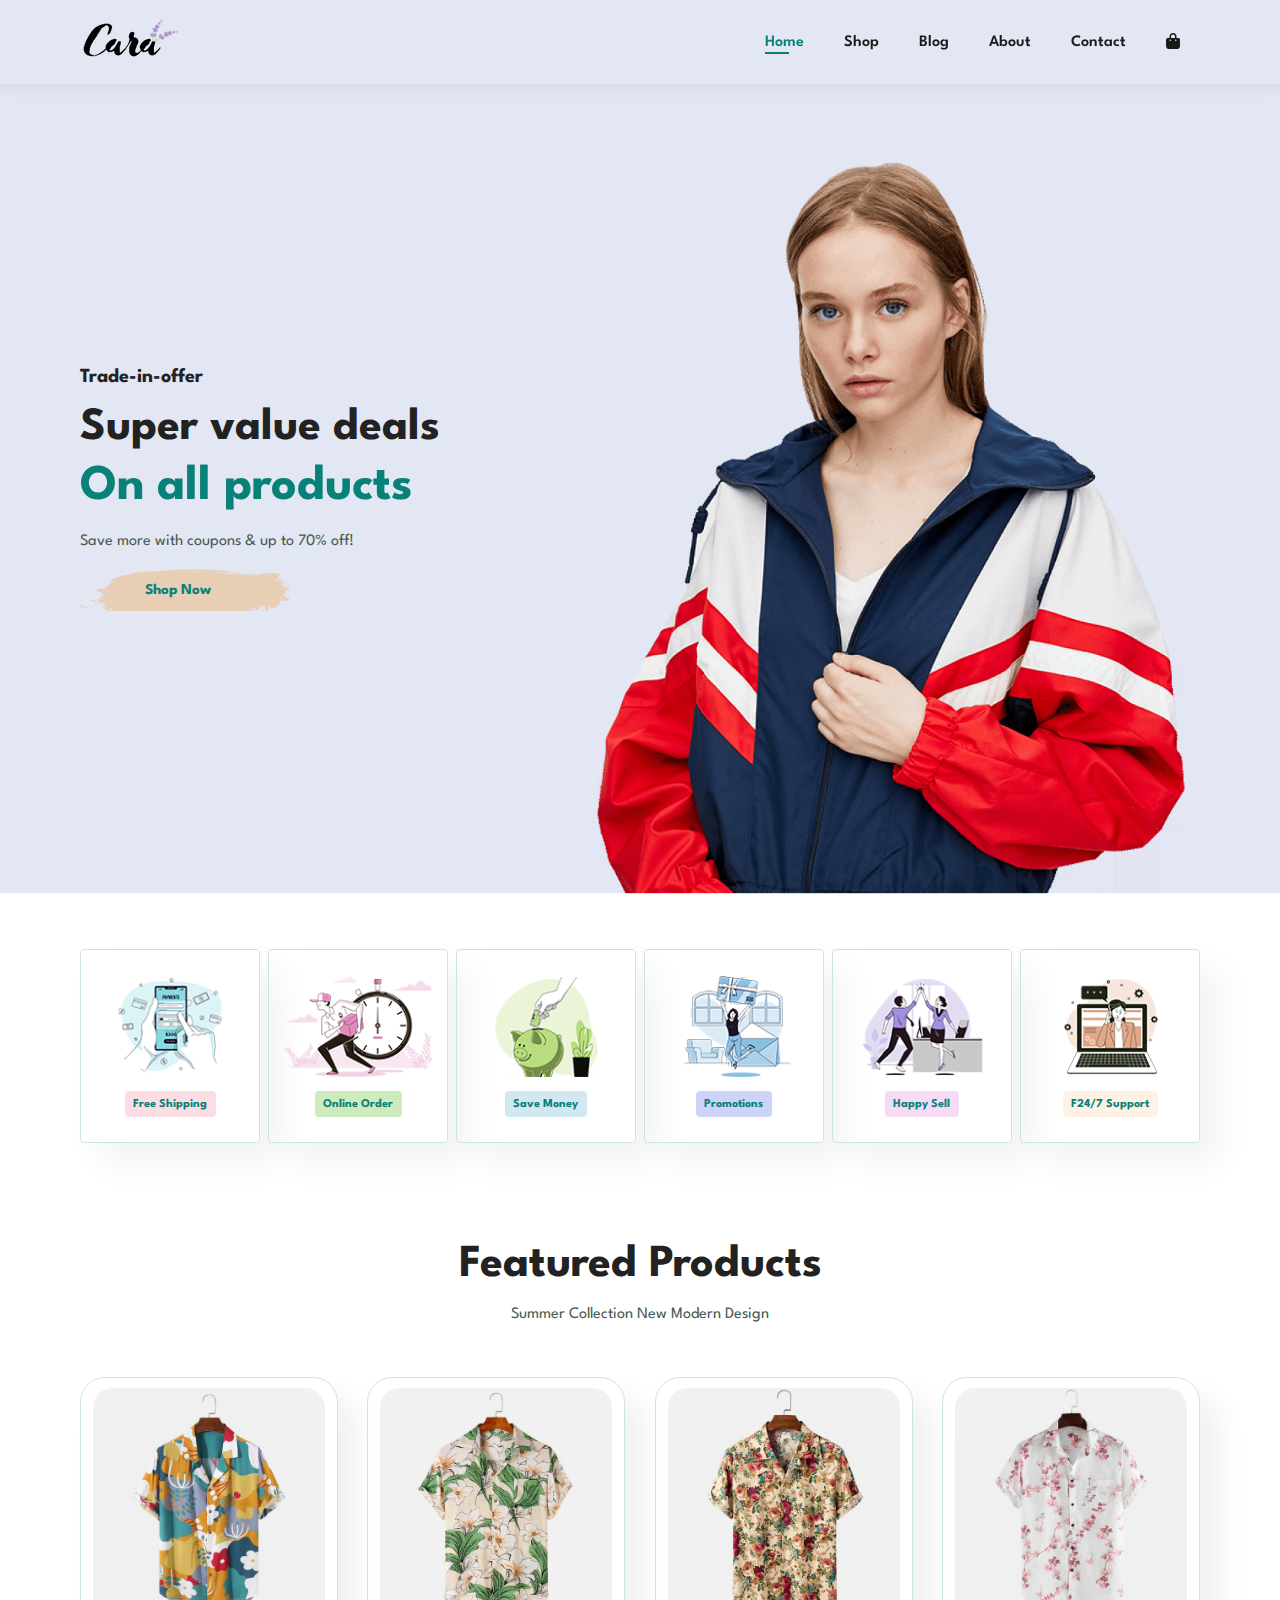
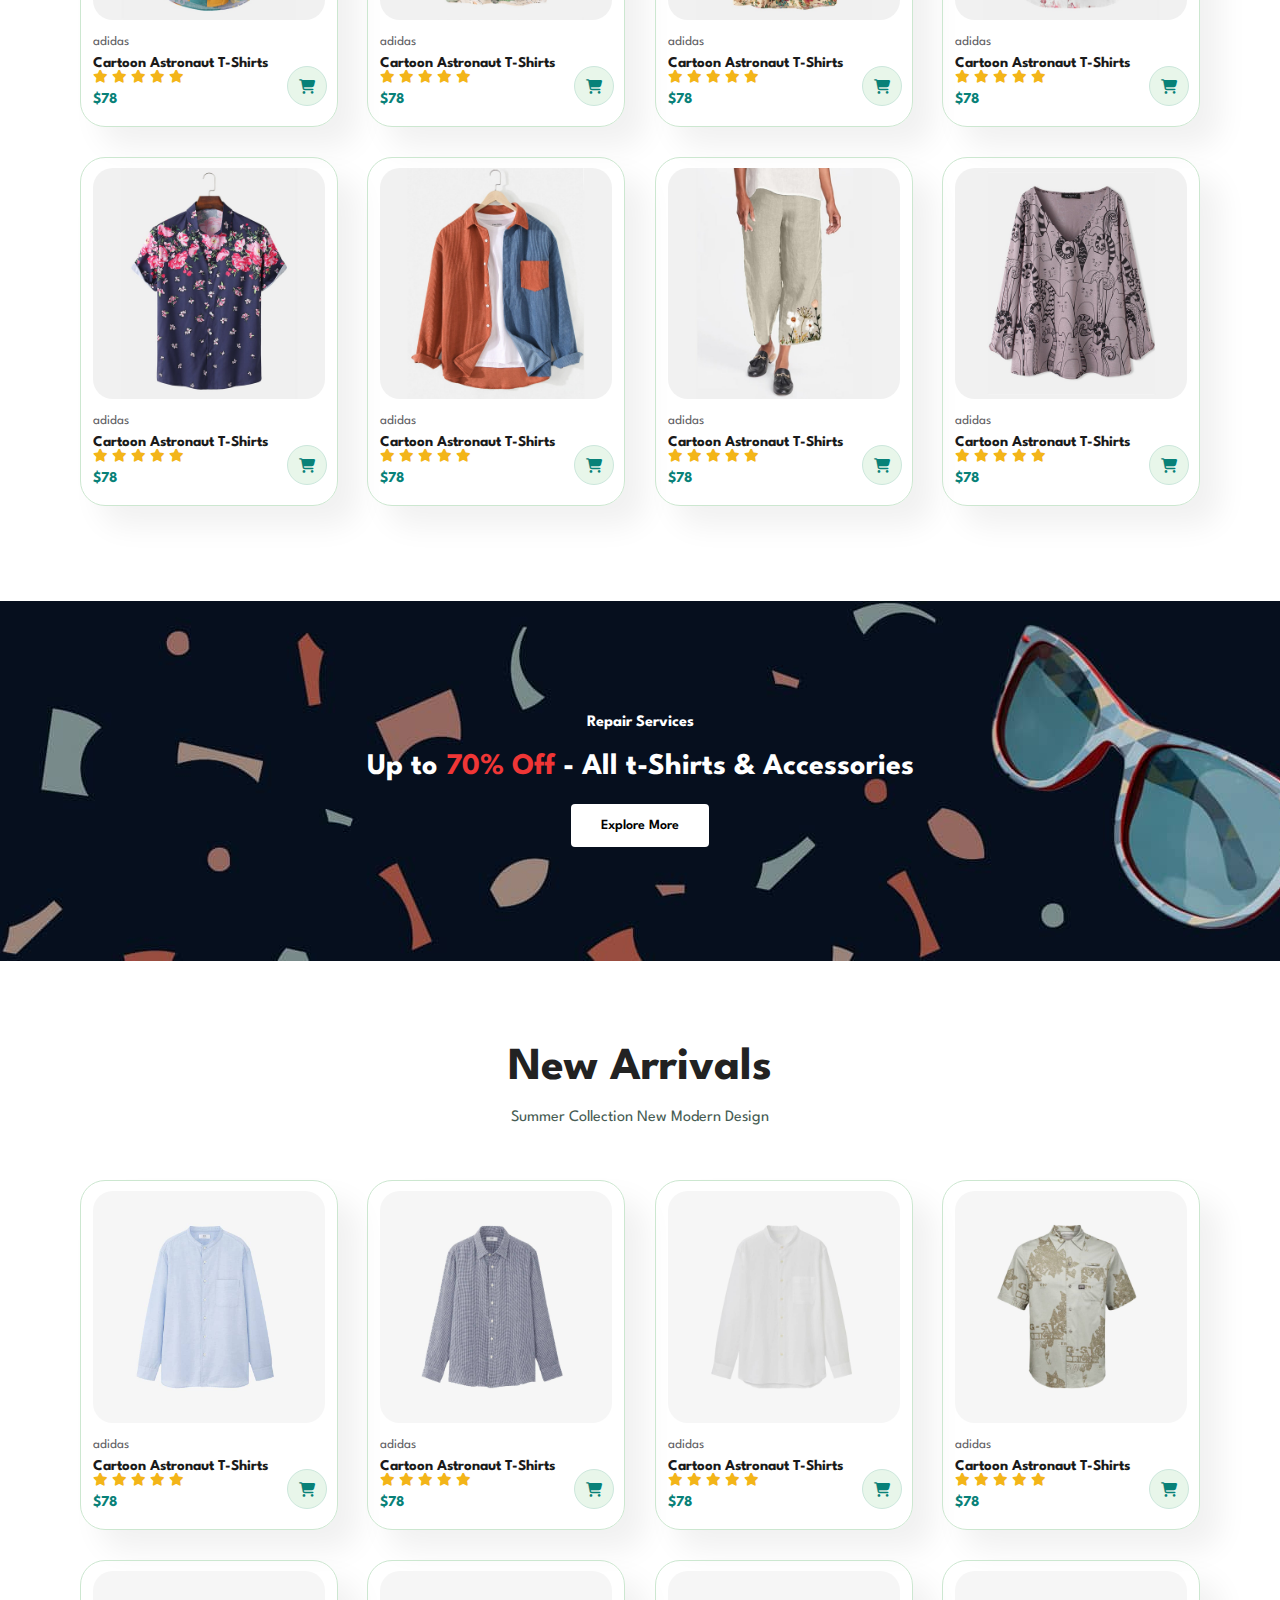
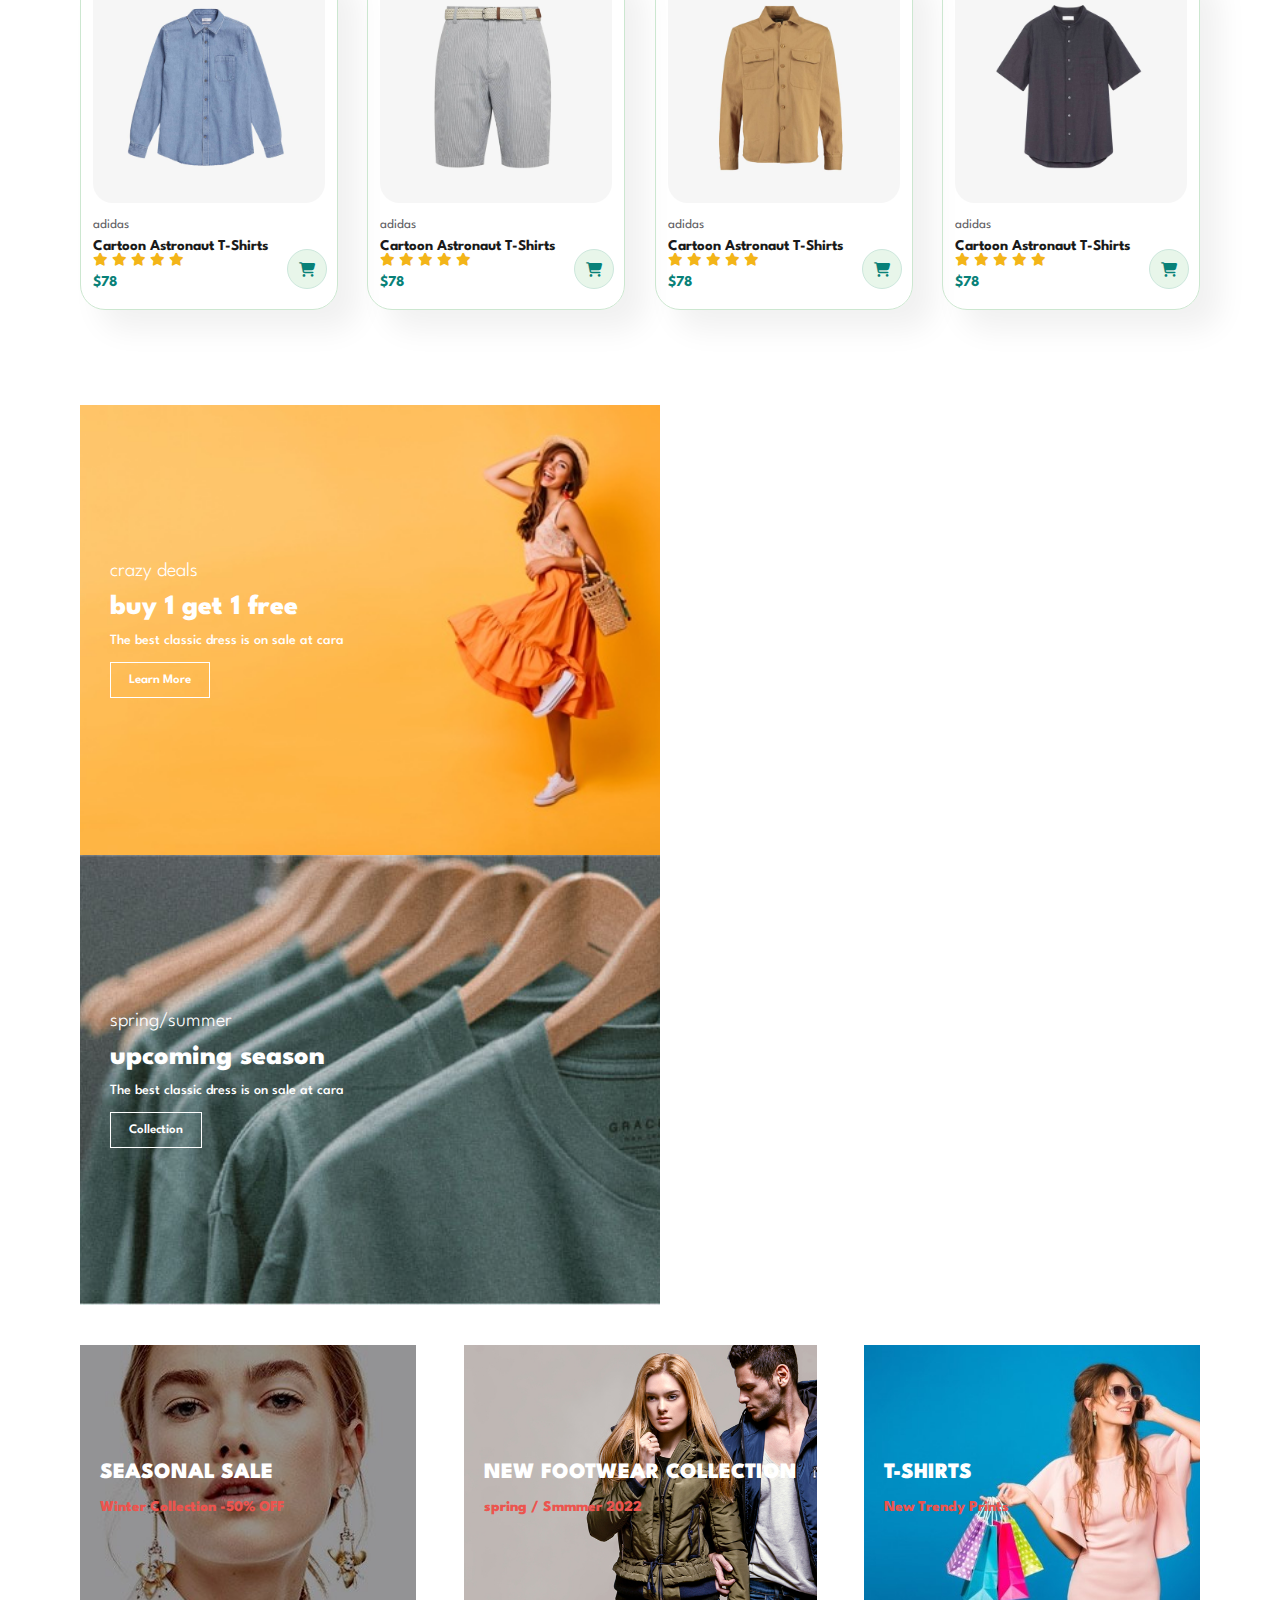
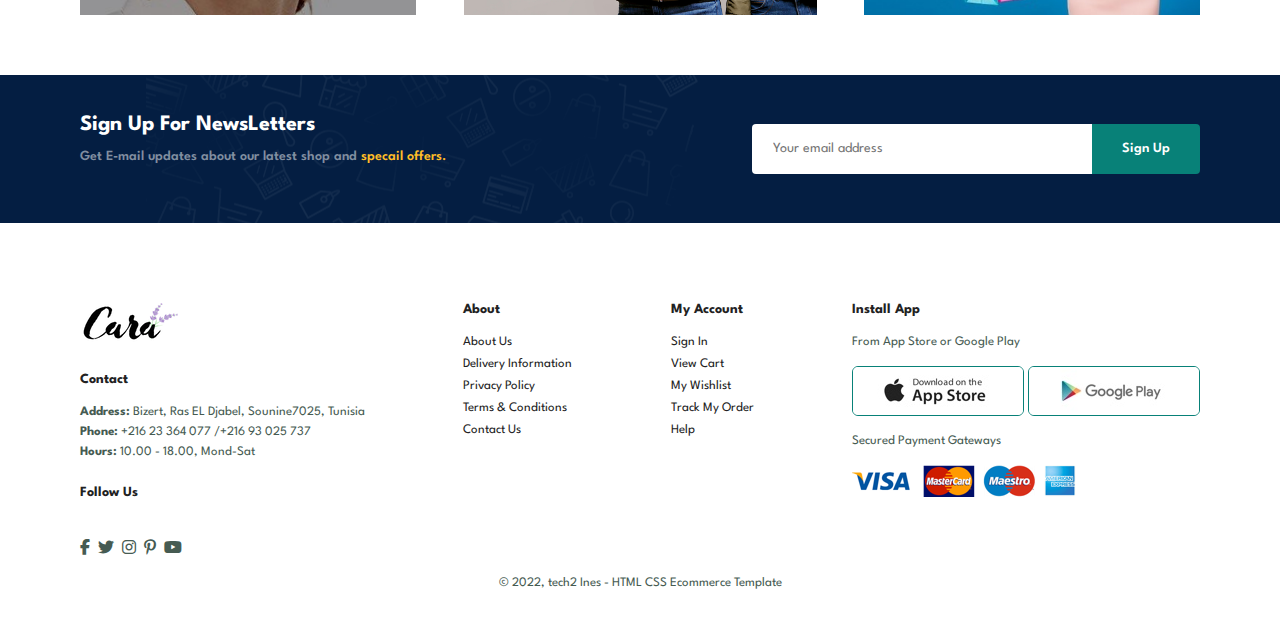
<file: index.html>
<!DOCTYPE html>
<html lang="en">
<head>
    <meta charset="UTF-8">
    <meta http-equiv="X-UA-Compatible" content="IE=edge">
    <meta name="viewport" content="width=device-width, initial-scale=1.0">
    <title>Cara E-commerce Website</title>
    <link rel="stylesheet" href="https://cdnjs.cloudflare.com/ajax/libs/font-awesome/6.1.1/css/all.min.css">
    <link rel="stylesheet" href="style.css">
</head>
<body>
    <section id="header">
        <a href="#"><img src="img/logo.png" class="logo" alt="Logo"></a>

        <div>
            <ul id="navbar">
                <li><a class="active" href="index.html">Home</a></li>
                <li><a href="shop.html">Shop</a></li>
                <li><a href="blog.html">Blog</a></li>
                <li><a href="about.html">About</a></li>
                <li><a href="contact.html">Contact</a></li>
                <li id="lg-bag"><a id="lg-bag" href="cart.html"><i id="lg-bag" class="fa-solid fa-bag-shopping"></i></a></li>
                <a href="#" id="close"><i class="fa-solid fa-xmark"></i></a>
            </ul>
        </div>
        <div id="mobile">
            <a href="cart.html"><i class="fa-solid fa-bag-shopping"></i></a>
            <i id="bar" class="fa-solid fa-outdent"></i>
        </div>
    </section>

    <section id="hero">
        <h4>Trade-in-offer</h4>
        <h2>Super value deals</h2>
        <h1>On all products</h1>
        <p>Save more with coupons & up to 70% off!</p>
        <button>Shop Now</button>
    </section>

    <section id="feature" class="section-p1">
        <div class="fe-box">
            <img src="img/features/f1.png" alt="feat1">
            <h6>Free Shipping</h6>
        </div>
        <div class="fe-box">
            <img src="img/features/f2.png" alt="feat2">
            <h6>Online Order</h6>
        </div>
        <div class="fe-box">
            <img src="img/features/f3.png" alt="feat3">
            <h6>Save Money</h6>
        </div>
        <div class="fe-box">
            <img src="img/features/f4.png" alt="feat4">
            <h6>Promotions</h6>
        </div>
        <div class="fe-box">
            <img src="img/features/f5.png" alt="feat5">
            <h6>Happy Sell</h6>
        </div>
        <div class="fe-box">
            <img src="img/features/f6.png" alt="feat6">
            <h6>F24/7 Support</h6>
        </div>
    </section>

    <section id="product1" class="section-p1">
        <h2>Featured Products</h2>
        <p>Summer Collection New Modern Design</p>
        <div class="pro-container">
            <div class="pro">
                <img src="img/products/f1.jpg" alt="prod1">
                <div class="description">
                    <span>adidas</span>
                    <h5>Cartoon Astronaut T-Shirts</h5>
                    <div class="star">
                        <i class="fas fa-star"></i>
                        <i class="fas fa-star"></i>
                        <i class="fas fa-star"></i>
                        <i class="fas fa-star"></i>
                        <i class="fas fa-star"></i>
                    </div>
                    <h4>$78</h4>
                </div>
                <a href="#"><i class="fa-solid fa-cart-shopping cart"></i></a>
            </div>
            <div class="pro">
                <img src="img/products/f2.jpg" alt="prod2">
                <div class="description">
                    <span>adidas</span>
                    <h5>Cartoon Astronaut T-Shirts</h5>
                    <div class="star">
                        <i class="fas fa-star"></i>
                        <i class="fas fa-star"></i>
                        <i class="fas fa-star"></i>
                        <i class="fas fa-star"></i>
                        <i class="fas fa-star"></i>
                    </div>
                    <h4>$78</h4>
                </div>
                <a href="#"><i class="fa-solid fa-cart-shopping cart"></i></a>
            </div>
            <div class="pro">
                <img src="img/products/f3.jpg" alt="prod3">
                <div class="description">
                    <span>adidas</span>
                    <h5>Cartoon Astronaut T-Shirts</h5>
                    <div class="star">
                        <i class="fas fa-star"></i>
                        <i class="fas fa-star"></i>
                        <i class="fas fa-star"></i>
                        <i class="fas fa-star"></i>
                        <i class="fas fa-star"></i>
                    </div>
                    <h4>$78</h4>
                </div>
                <a href="#"><i class="fa-solid fa-cart-shopping cart"></i></a>
            </div>
            <div class="pro">
                <img src="img/products/f4.jpg" alt="prod4">
                <div class="description">
                    <span>adidas</span>
                    <h5>Cartoon Astronaut T-Shirts</h5>
                    <div class="star">
                        <i class="fas fa-star"></i>
                        <i class="fas fa-star"></i>
                        <i class="fas fa-star"></i>
                        <i class="fas fa-star"></i>
                        <i class="fas fa-star"></i>
                    </div>
                    <h4>$78</h4>
                </div>
                <a href="#"><i class="fa-solid fa-cart-shopping cart"></i></a>
            </div>
            <div class="pro">
                <img src="img/products/f5.jpg" alt="prod5">
                <div class="description">
                    <span>adidas</span>
                    <h5>Cartoon Astronaut T-Shirts</h5>
                    <div class="star">
                        <i class="fas fa-star"></i>
                        <i class="fas fa-star"></i>
                        <i class="fas fa-star"></i>
                        <i class="fas fa-star"></i>
                        <i class="fas fa-star"></i>
                    </div>
                    <h4>$78</h4>
                </div>
                <a href="#"><i class="fa-solid fa-cart-shopping cart"></i></a>
            </div>
            <div class="pro">
                <img src="img/products/f6.jpg" alt="prod6">
                <div class="description">
                    <span>adidas</span>
                    <h5>Cartoon Astronaut T-Shirts</h5>
                    <div class="star">
                        <i class="fas fa-star"></i>
                        <i class="fas fa-star"></i>
                        <i class="fas fa-star"></i>
                        <i class="fas fa-star"></i>
                        <i class="fas fa-star"></i>
                    </div>
                    <h4>$78</h4>
                </div>
                <a href="#"><i class="fa-solid fa-cart-shopping cart"></i></a>
            </div>
            <div class="pro">
                <img src="img/products/f7.jpg" alt="prod7">
                <div class="description">
                    <span>adidas</span>
                    <h5>Cartoon Astronaut T-Shirts</h5>
                    <div class="star">
                        <i class="fas fa-star"></i>
                        <i class="fas fa-star"></i>
                        <i class="fas fa-star"></i>
                        <i class="fas fa-star"></i>
                        <i class="fas fa-star"></i>
                    </div>
                    <h4>$78</h4>
                </div>
                <a href="#"><i class="fa-solid fa-cart-shopping cart"></i></a>
            </div>
            <div class="pro">
                <img src="img/products/f8.jpg" alt="prod8">
                <div class="description">
                    <span>adidas</span>
                    <h5>Cartoon Astronaut T-Shirts</h5>
                    <div class="star">
                        <i class="fas fa-star"></i>
                        <i class="fas fa-star"></i>
                        <i class="fas fa-star"></i>
                        <i class="fas fa-star"></i>
                        <i class="fas fa-star"></i>
                    </div>
                    <h4>$78</h4>
                </div>
                <a href="#"><i class="fa-solid fa-cart-shopping cart"></i></a>
            </div>
        </div>
    </section>

    <section id="banner" class="section-m1">
        <h4>Repair Services</h4>
        <h2>Up to <span>70% Off</span> - All t-Shirts & Accessories</h2>
        <button class="normal">Explore More</button>
    </section>

    <section id="product1" class="section-p1">
        <h2>New Arrivals</h2>
        <p>Summer Collection New Modern Design</p>
        <div class="pro-container">
            <div class="pro">
                <img src="img/products/n1.jpg" alt="prod1">
                <div class="description">
                    <span>adidas</span>
                    <h5>Cartoon Astronaut T-Shirts</h5>
                    <div class="star">
                        <i class="fas fa-star"></i>
                        <i class="fas fa-star"></i>
                        <i class="fas fa-star"></i>
                        <i class="fas fa-star"></i>
                        <i class="fas fa-star"></i>
                    </div>
                    <h4>$78</h4>
                </div>
                <a href="#"><i class="fa-solid fa-cart-shopping cart"></i></a>
            </div>
            <div class="pro">
                <img src="img/products/n2.jpg" alt="prod2">
                <div class="description">
                    <span>adidas</span>
                    <h5>Cartoon Astronaut T-Shirts</h5>
                    <div class="star">
                        <i class="fas fa-star"></i>
                        <i class="fas fa-star"></i>
                        <i class="fas fa-star"></i>
                        <i class="fas fa-star"></i>
                        <i class="fas fa-star"></i>
                    </div>
                    <h4>$78</h4>
                </div>
                <a href="#"><i class="fa-solid fa-cart-shopping cart"></i></a>
            </div>
            <div class="pro">
                <img src="img/products/n3.jpg" alt="prod3">
                <div class="description">
                    <span>adidas</span>
                    <h5>Cartoon Astronaut T-Shirts</h5>
                    <div class="star">
                        <i class="fas fa-star"></i>
                        <i class="fas fa-star"></i>
                        <i class="fas fa-star"></i>
                        <i class="fas fa-star"></i>
                        <i class="fas fa-star"></i>
                    </div>
                    <h4>$78</h4>
                </div>
                <a href="#"><i class="fa-solid fa-cart-shopping cart"></i></a>
            </div>
            <div class="pro">
                <img src="img/products/n4.jpg" alt="prod4">
                <div class="description">
                    <span>adidas</span>
                    <h5>Cartoon Astronaut T-Shirts</h5>
                    <div class="star">
                        <i class="fas fa-star"></i>
                        <i class="fas fa-star"></i>
                        <i class="fas fa-star"></i>
                        <i class="fas fa-star"></i>
                        <i class="fas fa-star"></i>
                    </div>
                    <h4>$78</h4>
                </div>
                <a href="#"><i class="fa-solid fa-cart-shopping cart"></i></a>
            </div>
            <div class="pro">
                <img src="img/products/n5.jpg" alt="prod5">
                <div class="description">
                    <span>adidas</span>
                    <h5>Cartoon Astronaut T-Shirts</h5>
                    <div class="star">
                        <i class="fas fa-star"></i>
                        <i class="fas fa-star"></i>
                        <i class="fas fa-star"></i>
                        <i class="fas fa-star"></i>
                        <i class="fas fa-star"></i>
                    </div>
                    <h4>$78</h4>
                </div>
                <a href="#"><i class="fa-solid fa-cart-shopping cart"></i></a>
            </div>
            <div class="pro">
                <img src="img/products/n6.jpg" alt="prod6">
                <div class="description">
                    <span>adidas</span>
                    <h5>Cartoon Astronaut T-Shirts</h5>
                    <div class="star">
                        <i class="fas fa-star"></i>
                        <i class="fas fa-star"></i>
                        <i class="fas fa-star"></i>
                        <i class="fas fa-star"></i>
                        <i class="fas fa-star"></i>
                    </div>
                    <h4>$78</h4>
                </div>
                <a href="#"><i class="fa-solid fa-cart-shopping cart"></i></a>
            </div>
            <div class="pro">
                <img src="img/products/n7.jpg" alt="prod7">
                <div class="description">
                    <span>adidas</span>
                    <h5>Cartoon Astronaut T-Shirts</h5>
                    <div class="star">
                        <i class="fas fa-star"></i>
                        <i class="fas fa-star"></i>
                        <i class="fas fa-star"></i>
                        <i class="fas fa-star"></i>
                        <i class="fas fa-star"></i>
                    </div>
                    <h4>$78</h4>
                </div>
                <a href="#"><i class="fa-solid fa-cart-shopping cart"></i></a>
            </div>
            <div class="pro">
                <img src="img/products/n8.jpg" alt="prod8">
                <div class="description">
                    <span>adidas</span>
                    <h5>Cartoon Astronaut T-Shirts</h5>
                    <div class="star">
                        <i class="fas fa-star"></i>
                        <i class="fas fa-star"></i>
                        <i class="fas fa-star"></i>
                        <i class="fas fa-star"></i>
                        <i class="fas fa-star"></i>
                    </div>
                    <h4>$78</h4>
                </div>
                <a href="#"><i class="fa-solid fa-cart-shopping cart"></i></a>
            </div>
        </div>
    </section>

    <section id="sm-banner" class="section-p1 ">
        <div class="banner-box">
            <h4>crazy deals</h4>
            <h2>buy 1 get 1 free </h2>
            <span>The best classic dress is on sale at cara</span>
            <button class="white">Learn More</button>
        </div>
        <div class="banner-box banner-box2">
            <h4>spring/summer</h4>
            <h2>upcoming season</h2>
            <span>The best classic dress is on sale at cara</span>
            <button class="white">Collection</button>
        </div>
    </section>

    <section id="banner3">
        <div class="banner-box">
            <h2>SEASONAL SALE</h2>
            <h3>Winter Collection -50% OFF</h3>
        </div>
        <div class="banner-box banner-box2">
            <h2>NEW FOOTWEAR COLLECTION</h2>
            <h3>spring / Smmmer 2022</h3>
        </div>
        <div class="banner-box banner-box3">
            <h2>T-SHIRTS</h2>
            <h3>New Trendy Prints</h3>
        </div>
    </section>

    <section id="newsletter" class="section-p1 section-m1">
        <div class="newstext">
            <h4>Sign Up For NewsLetters</h4>
            <p>Get E-mail updates about our latest shop and <span>specail offers.</span></p>
        </div>
        <div class="form">
            <input type="text" placeholder="Your email address">
            <button class="normal">Sign Up</button>
        </div>
    </section>
    
    <footer class="section-p1">
        <div class="col">
            <img class="logo" src="img/logo.png" alt="Logo">
            <h4>Contact</h4>
            <p><strong>Address:</strong> Bizert, Ras EL Djabel, Sounine7025, Tunisia</p>
            <p><strong>Phone:</strong> +216 23 364 077 /+216 93 025 737</p>
            <p><strong>Hours:</strong> 10.00 - 18.00, Mond-Sat</p>
            <div class="follow">
                <h4>Follow Us</h4>
                <div class="icon">
                    <i class="fa-brands fa-facebook-f"></i>
                    <i class="fa-brands fa-twitter"></i>
                    <i class="fa-brands fa-instagram"></i>
                    <i class="fa-brands fa-pinterest-p"></i>
                    <i class="fa-brands fa-youtube"></i>
                </div>
            </div>   
        </div>
        <div class="col">
            <h4>About</h4>
            <a href="#">About Us</a>
            <a href="#">Delivery Information</a>
            <a href="#">Privacy Policy</a>
            <a href="#">Terms & Conditions</a>
            <a href="#">Contact Us</a>
        </div>
        <div class="col">
            <h4>My Account</h4>
            <a href="#">Sign In</a>
            <a href="#">View Cart</a>
            <a href="#">My Wishlist</a>
            <a href="#">Track My Order</a>
            <a href="#">Help</a>
        </div>
        <div class="col install">
            <h4>Install App</h4>
            <p>From App Store or Google Play</p>
            <div class="row">
                <img src="img/pay/app.jpg" alt="App Store">
                <img src="img/pay/play.jpg" alt="Google Play">
            </div>
            <p>Secured Payment Gateways</p>
            <img src="img/pay/pay.png" alt="payment">
        </div>
        <div class="copyright">
            <p>© 2022, tech2 Ines - HTML CSS Ecommerce Template</p>
        </div>
    </footer>

    <script src="script.js"></script>
</body>
</html>
</file>
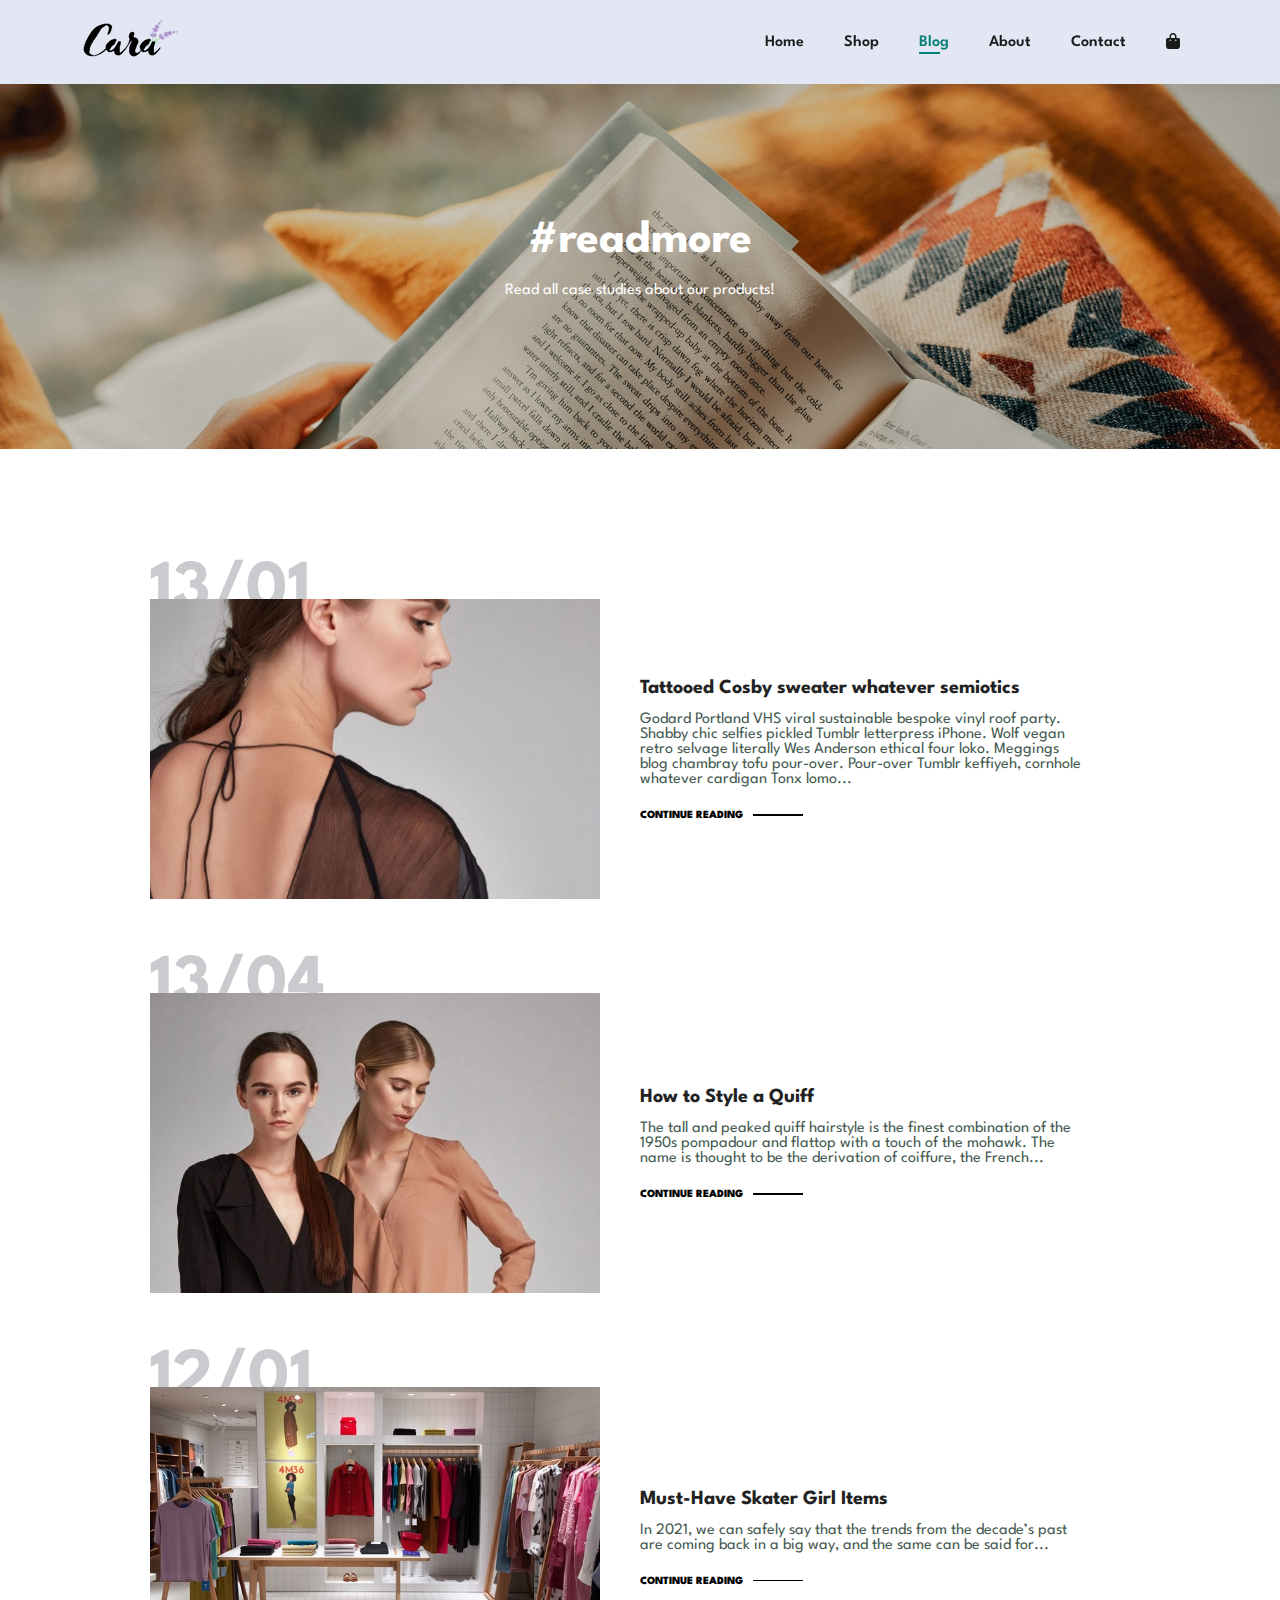
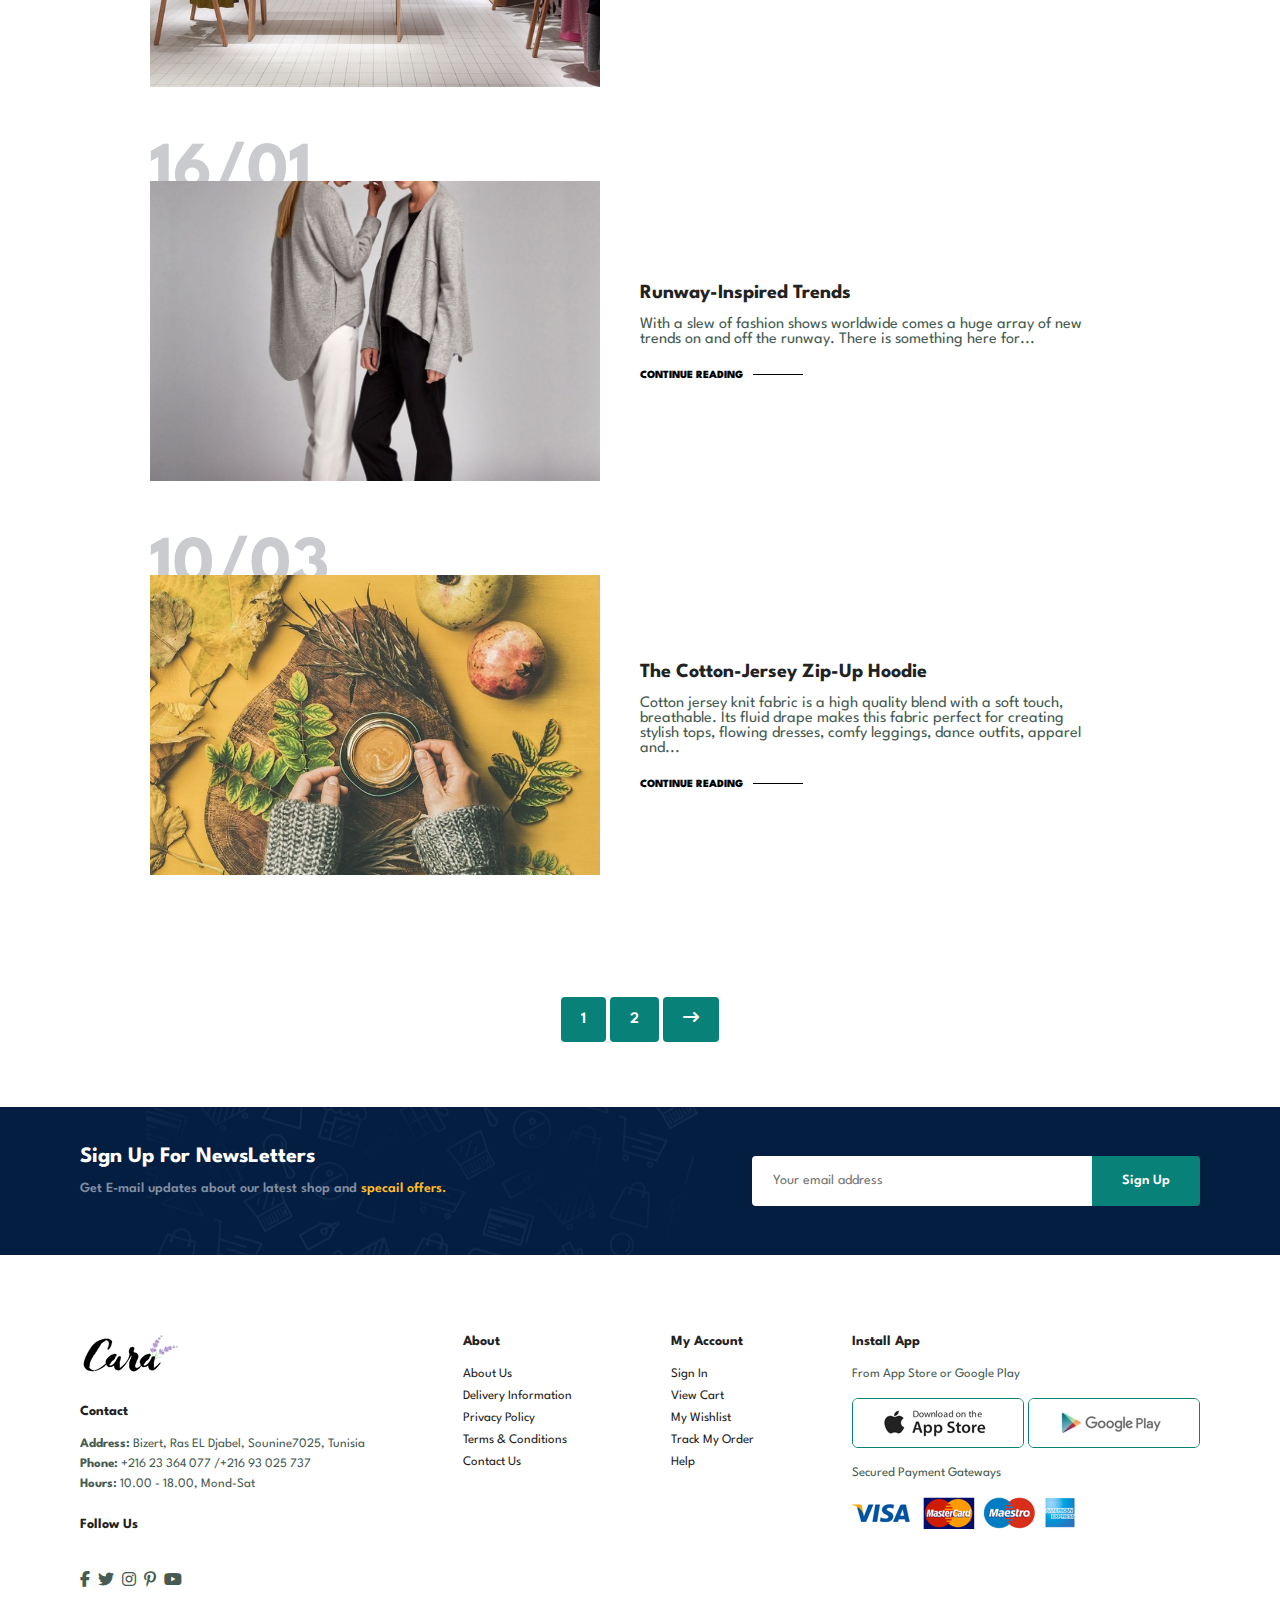
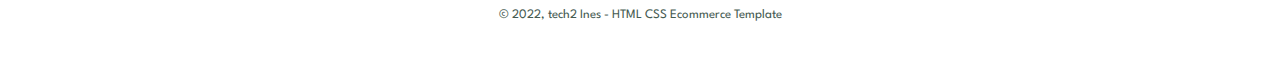
<file: blog.html>
<!DOCTYPE html>
<html lang="en">
<head>
    <meta charset="UTF-8">
    <meta http-equiv="X-UA-Compatible" content="IE=edge">
    <meta name="viewport" content="width=device-width, initial-scale=1.0">
    <title>Cara E-commerce Website</title>
    <link rel="stylesheet" href="https://cdnjs.cloudflare.com/ajax/libs/font-awesome/6.1.1/css/all.min.css">
    <link rel="stylesheet" href="style.css">
</head>
<body>
    <section id="header">
        <a href="#"><img src="img/logo.png" class="logo" alt="Logo"></a>

        <div>
            <ul id="navbar">
                <li><a href="index.html">Home</a></li>
                <li><a href="shop.html">Shop</a></li>
                <li><a  class="active" href="blog.html">Blog</a></li>
                <li><a href="about.html">About</a></li>
                <li><a href="contact.html">Contact</a></li>
                <li id="lg-bag"><a id="lg-bag" href="cart.html"><i id="lg-bag" class="fa-solid fa-bag-shopping"></i></a></li>
                <a href="#" id="close"><i class="fa-solid fa-xmark"></i></a>
            </ul>
        </div>
        <div id="mobile">
            <a href="cart.html"><i class="fa-solid fa-bag-shopping"></i></a>
            <i id="bar" class="fa-solid fa-outdent"></i>
        </div>
    </section>

    <section id="page-header" class="blog-header">
        <h2>#readmore</h2>
        <p>Read all case studies about our products!</p>
    </section>

    <section id="blog">
        <div class="blog-box">
            <div class="blog-img">
                <img src="img/blog/b1.jpg" alt="">
            </div>
            <div class="blog-details">
                <h4>Tattooed Cosby sweater whatever semiotics</h4> 
                <p>Godard Portland VHS viral sustainable bespoke vinyl roof party. Shabby chic selfies pickled Tumblr letterpress iPhone. Wolf vegan retro selvage literally Wes Anderson ethical four loko. Meggings blog chambray tofu pour-over. Pour-over Tumblr keffiyeh, cornhole whatever cardigan Tonx lomo...</p> 
                <a href="#"><strong>CONTINUE READING</strong></a>   
            </div>
            <h1>13/01</h1>
        </div>
        <div class="blog-box">
            <div class="blog-img">
                <img src="img/blog/b2.jpg" alt="">
            </div>
            <div class="blog-details">
                <h4>How to Style a Quiff</h4> 
                <p>The tall and peaked quiff hairstyle is the finest combination of the 1950s pompadour and flattop with a touch of the mohawk. The name is thought to be the derivation of coiffure, the French...</p> 
                <a href="#"><strong>CONTINUE READING</strong></a>   
            </div>
            <h1>13/04</h1>
        </div>
        <div class="blog-box">
            <div class="blog-img">
                <img src="img/blog/b3.jpg" alt="">
            </div>
            <div class="blog-details">
                <h4>Must-Have Skater Girl Items</h4> 
                <p>In 2021, we can safely say that the trends from the decade’s past are coming back in a big way, and the same can be said for...</p> 
                <a href="#"><strong>CONTINUE READING</strong></a>   
            </div>
            <h1>12/01</h1>
        </div>
        <div class="blog-box">
            <div class="blog-img">
                <img src="img/blog/b4.jpg" alt="">
            </div>
            <div class="blog-details">
                <h4>Runway-Inspired Trends</h4> 
                <p>With a slew of fashion shows worldwide comes a huge array of new trends on and off the runway. There is something here for...</p> 
                <a href="#"><strong>CONTINUE READING</strong></a>   
            </div>
            <h1>16/01</h1>
        </div>
        <div class="blog-box">
            <div class="blog-img">
                <img src="img/blog/b6.jpg" alt="">
            </div>
            <div class="blog-details">
                <h4>The Cotton-Jersey Zip-Up Hoodie</h4> 
                <p>Cotton jersey knit fabric is a high quality blend with a soft touch, breathable. Its fluid drape makes this fabric perfect for creating stylish tops, flowing dresses, comfy leggings, dance outfits, apparel and...</p> 
                <a href="#"><strong>CONTINUE READING</strong></a>   
            </div>
            <h1>10/03</h1>
        </div>
    </section>

    <section id="pagination" class="section-p1">
        <a href="#">1</a>
        <a href="#">2</a>
        <a href="#"><i class="fa-solid fa-arrow-right-long"></i></a>
    </section>

    <section id="newsletter" class="section-p1 section-m1">
        <div class="newstext">
            <h4>Sign Up For NewsLetters</h4>
            <p>Get E-mail updates about our latest shop and <span>specail offers.</span></p>
        </div>
        <div class="form">
            <input type="text" placeholder="Your email address">
            <button class="normal">Sign Up</button>
        </div>
    </section>
    
    <footer class="section-p1">
        <div class="col">
            <img class="logo" src="img/logo.png" alt="Logo">
            <h4>Contact</h4>
            <p><strong>Address:</strong> Bizert, Ras EL Djabel, Sounine7025, Tunisia</p>
            <p><strong>Phone:</strong> +216 23 364 077 /+216 93 025 737</p>
            <p><strong>Hours:</strong> 10.00 - 18.00, Mond-Sat</p>
            <div class="follow">
                <h4>Follow Us</h4>
                <div class="icon">
                    <i class="fa-brands fa-facebook-f"></i>
                    <i class="fa-brands fa-twitter"></i>
                    <i class="fa-brands fa-instagram"></i>
                    <i class="fa-brands fa-pinterest-p"></i>
                    <i class="fa-brands fa-youtube"></i>
                </div>
            </div>   
        </div>
        <div class="col">
            <h4>About</h4>
            <a href="#">About Us</a>
            <a href="#">Delivery Information</a>
            <a href="#">Privacy Policy</a>
            <a href="#">Terms & Conditions</a>
            <a href="#">Contact Us</a>
        </div>
        <div class="col">
            <h4>My Account</h4>
            <a href="#">Sign In</a>
            <a href="#">View Cart</a>
            <a href="#">My Wishlist</a>
            <a href="#">Track My Order</a>
            <a href="#">Help</a>
        </div>
        <div class="col install">
            <h4>Install App</h4>
            <p>From App Store or Google Play</p>
            <div class="row">
                <img src="img/pay/app.jpg" alt="App Store">
                <img src="img/pay/play.jpg" alt="Google Play">
            </div>
            <p>Secured Payment Gateways</p>
            <img src="img/pay/pay.png" alt="payment">
        </div>
        <div class="copyright">
            <p>© 2022, tech2 Ines - HTML CSS Ecommerce Template</p>
        </div>
    </footer>

    <script src="script.js"></script>
</body>
</html>
</file>
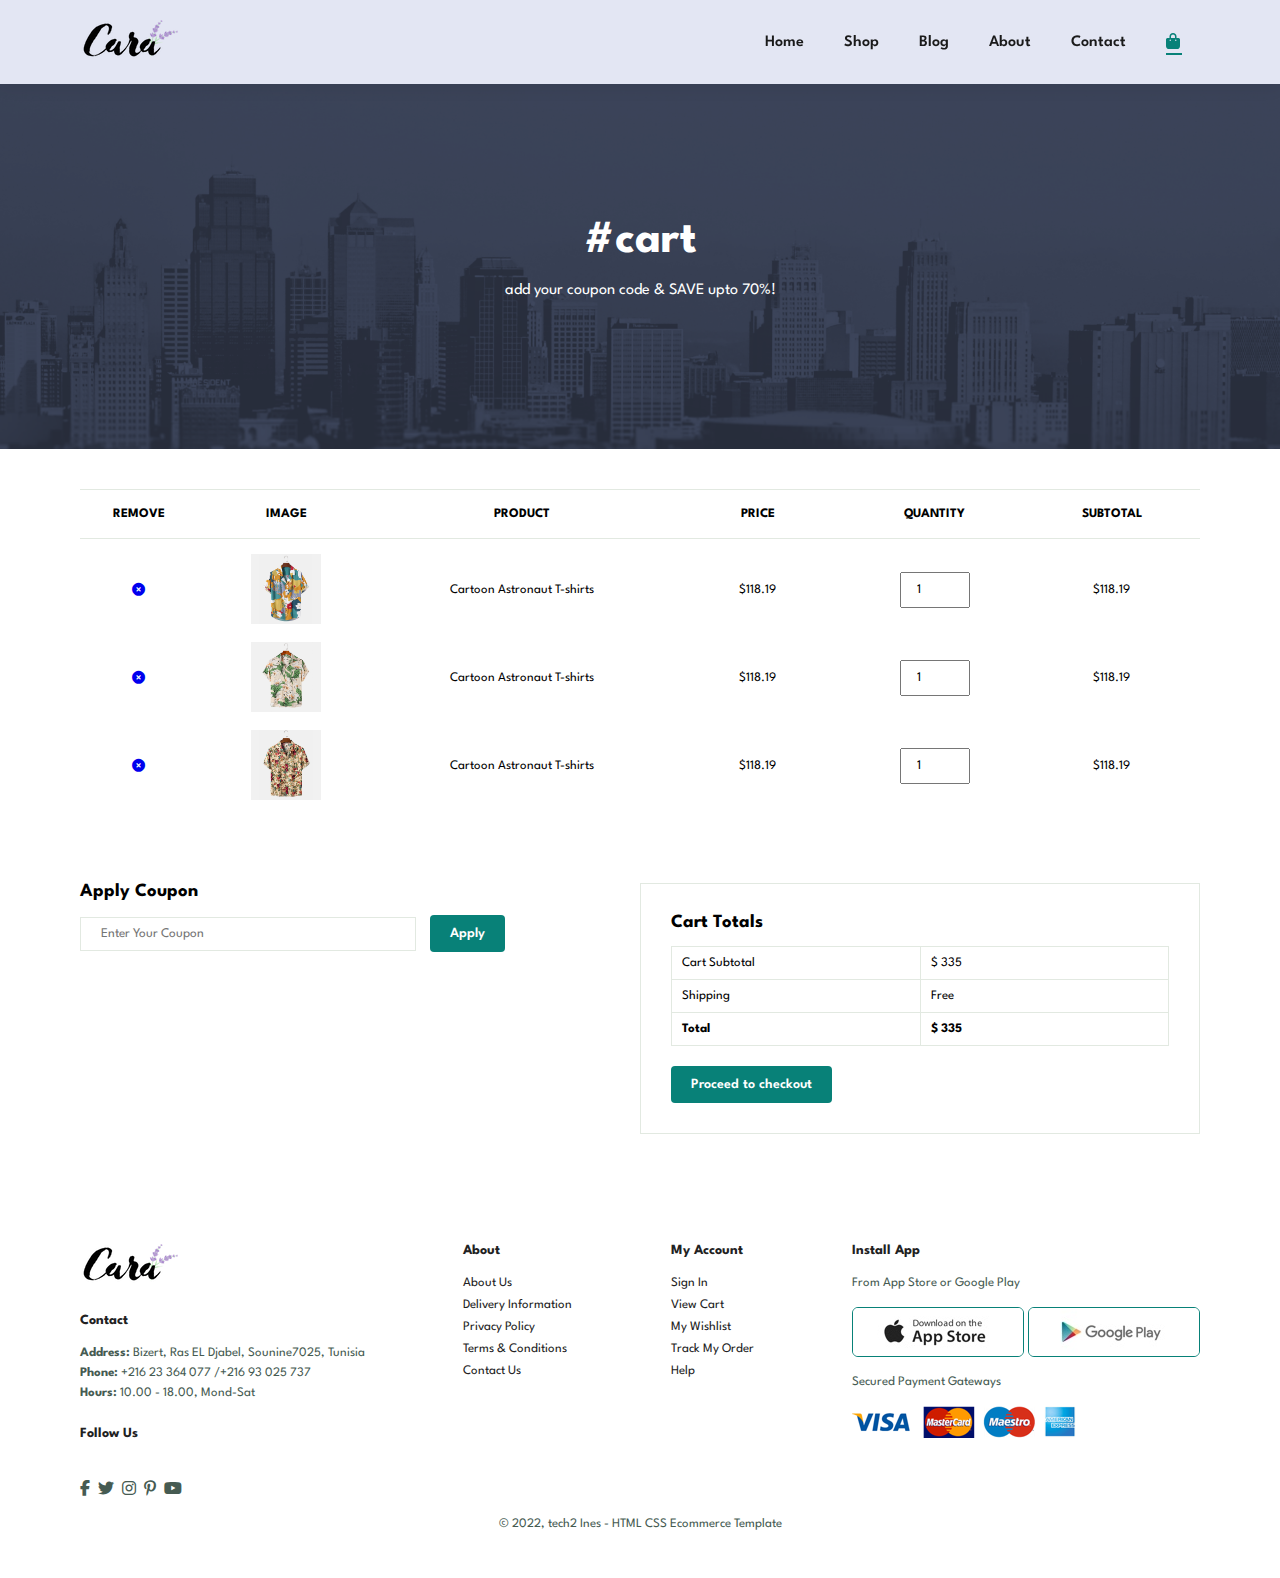
<file: cart.html>
<!DOCTYPE html>
<html lang="en">
<head>
    <meta charset="UTF-8">
    <meta http-equiv="X-UA-Compatible" content="IE=edge">
    <meta name="viewport" content="width=device-width, initial-scale=1.0">
    <title>Cara E-commerce Website</title>
    <link rel="stylesheet" href="https://cdnjs.cloudflare.com/ajax/libs/font-awesome/6.1.1/css/all.min.css">
    <link rel="stylesheet" href="style.css">
</head>
<body>
    <section id="header">
        <a href="#"><img src="img/logo.png" class="logo" alt="Logo"></a>

        <div>
            <ul id="navbar">
                <li><a href="index.html">Home</a></li>
                <li><a href="shop.html">Shop</a></li>
                <li><a href="blog.html">Blog</a></li>
                <li><a href="about.html">About</a></li>
                <li><a href="contact.html">Contact</a></li>
                <li id="lg-bag"><a  class="active"  id="lg-bag" href="cart.html"><i id="lg-bag" class="fa-solid fa-bag-shopping"></i></a></li>
                <a href="#" id="close"><i class="fa-solid fa-xmark"></i></a>
            </ul>
        </div>
        <div id="mobile">
            <a href="cart.html"><i class="fa-solid fa-bag-shopping"></i></a>
            <i id="bar" class="fa-solid fa-outdent"></i>
        </div>
    </section>

    <section id="page-header" class="about-header">
        <h2>#cart</h2>
        <p>add your coupon code & SAVE upto 70%!</p>
    </section>

    <section id="cart" class="section-p1">
        <table width="100%">
            <thead>
                <tr>
                    <td>Remove</td>
                    <td>Image</td>
                    <td>Product</td>
                    <td>Price</td>
                    <td>Quantity</td>
                    <td>Subtotal</td>
                </tr>
            </thead>
            <tbody>
                <tr>
                    <td><a href="#"><i class="fa-solid fa-circle-xmark"></i></a></td>
                    <td><img src="img/products/f1.jpg" alt=""></td>
                    <td>Cartoon Astronaut T-shirts</td>
                    <td>$118.19</td>
                    <td><input type="number" value="1"></td>
                    <td>$118.19</td>
                </tr>
                <tr>
                    <td><a href="#"><i class="fa-solid fa-circle-xmark"></i></a></td>
                    <td><img src="img/products/f2.jpg" alt=""></td>
                    <td>Cartoon Astronaut T-shirts</td>
                    <td>$118.19</td>
                    <td><input type="number" value="1"></td>
                    <td>$118.19</td>
                </tr>
                <tr>
                    <td><a href="#"><i class="fa-solid fa-circle-xmark"></i></a></td>
                    <td><img src="img/products/f3.jpg" alt=""></td>
                    <td>Cartoon Astronaut T-shirts</td>
                    <td>$118.19</td>
                    <td><input type="number" value="1"></td>
                    <td>$118.19</td>
                </tr>
            </tbody>
        </table>
    </section>

    <section id="cart-add" class="section-p1">
        <div id="coupon">
            <h3>Apply Coupon</h3>
            <div>
                <input type="text" placeholder="Enter Your Coupon">
                <button class="normal">Apply</button>
            </div>
        </div>
        <div id="subtotal">
            <h3>Cart Totals</h3>
            <table>
                <tr>
                    <td>Cart Subtotal</td>
                    <td>$ 335</td>
                </tr>
                <tr>
                    <td>Shipping</td>
                    <td>Free</td>
                </tr>
                <tr>
                    <td><strong>Total</strong></td>
                    <td><strong>$ 335</strong></td>
                </tr>
            </table>
            <button class="normal">Proceed to checkout</button>
        </div>
    </section>


    <footer class="section-p1">
        <div class="col">
            <img class="logo" src="img/logo.png" alt="Logo">
            <h4>Contact</h4>
            <p><strong>Address:</strong> Bizert, Ras EL Djabel, Sounine7025, Tunisia</p>
            <p><strong>Phone:</strong> +216 23 364 077 /+216 93 025 737</p>
            <p><strong>Hours:</strong> 10.00 - 18.00, Mond-Sat</p>
            <div class="follow">
                <h4>Follow Us</h4>
                <div class="icon">
                    <i class="fa-brands fa-facebook-f"></i>
                    <i class="fa-brands fa-twitter"></i>
                    <i class="fa-brands fa-instagram"></i>
                    <i class="fa-brands fa-pinterest-p"></i>
                    <i class="fa-brands fa-youtube"></i>
                </div>
            </div>   
        </div>
        <div class="col">
            <h4>About</h4>
            <a href="#">About Us</a>
            <a href="#">Delivery Information</a>
            <a href="#">Privacy Policy</a>
            <a href="#">Terms & Conditions</a>
            <a href="#">Contact Us</a>
        </div>
        <div class="col">
            <h4>My Account</h4>
            <a href="#">Sign In</a>
            <a href="#">View Cart</a>
            <a href="#">My Wishlist</a>
            <a href="#">Track My Order</a>
            <a href="#">Help</a>
        </div>
        <div class="col install">
            <h4>Install App</h4>
            <p>From App Store or Google Play</p>
            <div class="row">
                <img src="img/pay/app.jpg" alt="App Store">
                <img src="img/pay/play.jpg" alt="Google Play">
            </div>
            <p>Secured Payment Gateways</p>
            <img src="img/pay/pay.png" alt="payment">
        </div>
        <div class="copyright">
            <p>© 2022, tech2 Ines - HTML CSS Ecommerce Template</p>
        </div>
    </footer>

    <script src="script.js"></script>
</body>
</html>
</file>
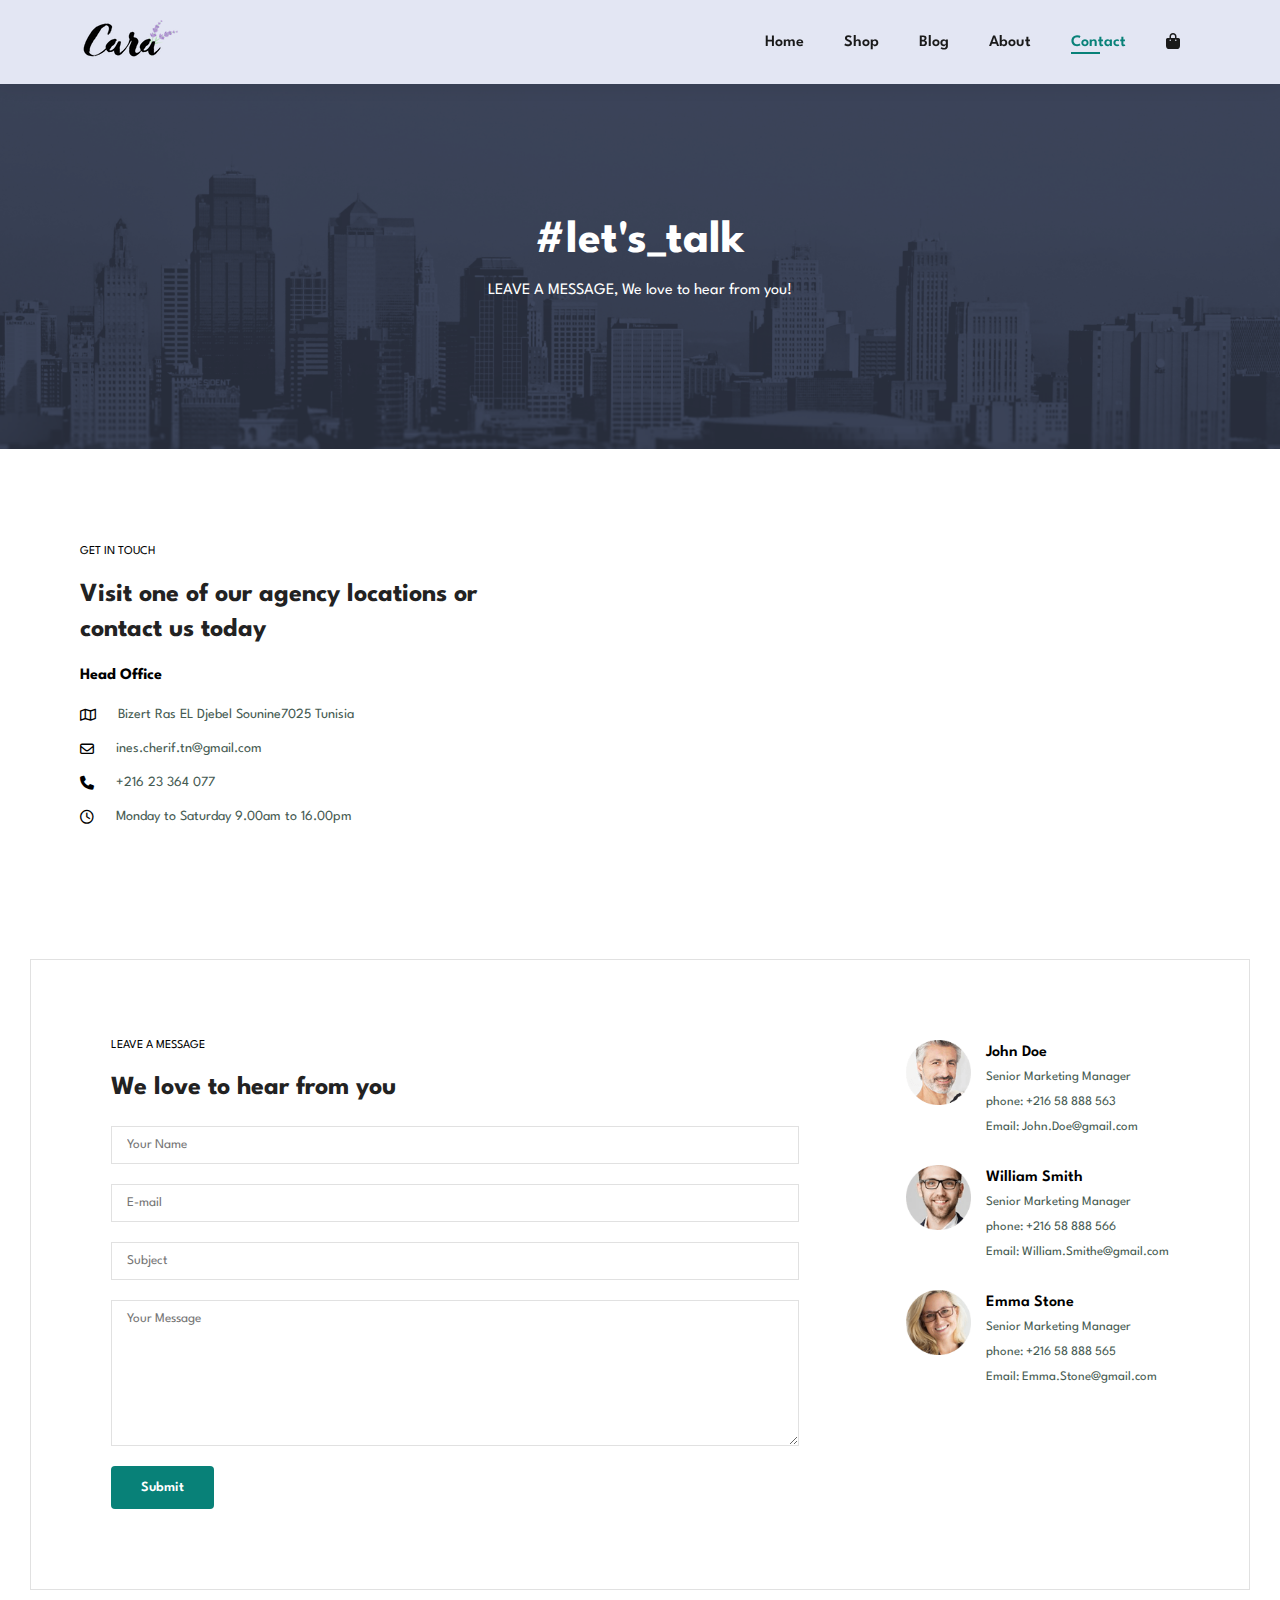
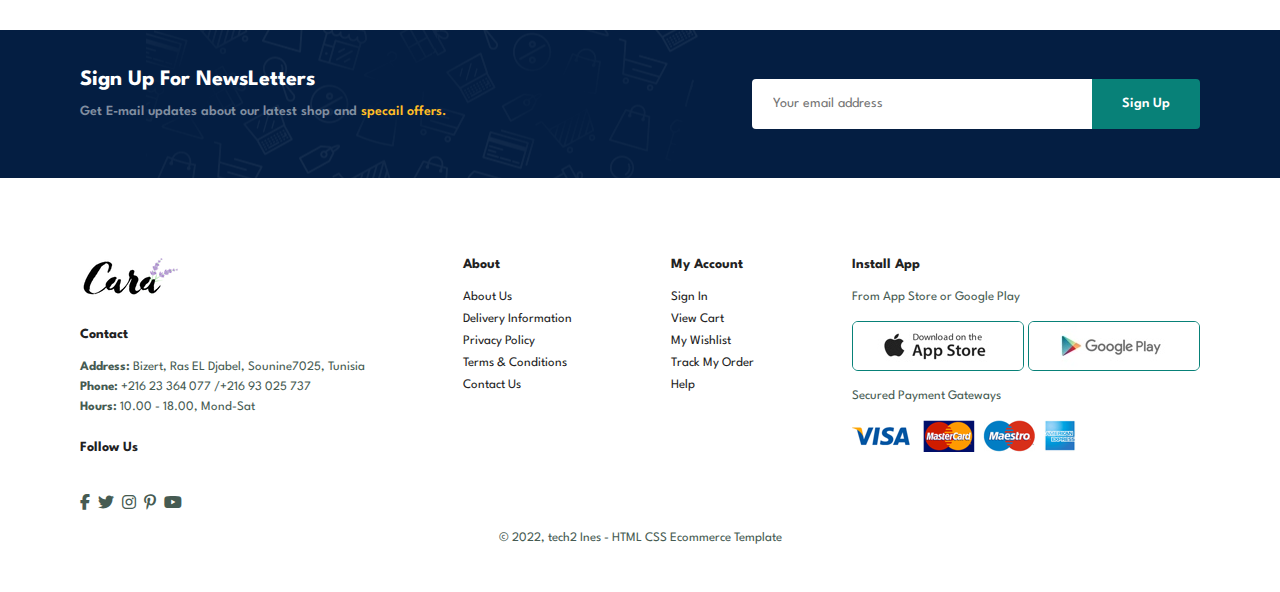
<file: contact.html>
<!DOCTYPE html>
<html lang="en">
<head>
    <meta charset="UTF-8">
    <meta http-equiv="X-UA-Compatible" content="IE=edge">
    <meta name="viewport" content="width=device-width, initial-scale=1.0">
    <title>Cara E-commerce Website</title>
    <link rel="stylesheet" href="https://cdnjs.cloudflare.com/ajax/libs/font-awesome/6.1.1/css/all.min.css">
    <link rel="stylesheet" href="style.css">
</head>
<body>
    <section id="header">
        <a href="#"><img src="img/logo.png" class="logo" alt="Logo"></a>

        <div>
            <ul id="navbar">
                <li><a href="index.html">Home</a></li>
                <li><a href="shop.html">Shop</a></li>
                <li><a href="blog.html">Blog</a></li>
                <li><a href="about.html">About</a></li>
                <li><a class="active" href="contact.html">Contact</a></li>
                <li id="lg-bag"><a id="lg-bag" href="cart.html"><i id="lg-bag" class="fa-solid fa-bag-shopping"></i></a></li>
                <a href="#" id="close"><i class="fa-solid fa-xmark"></i></a>
            </ul>
        </div>
        <div id="mobile">
            <a href="cart.html"><i class="fa-solid fa-bag-shopping"></i></a>
            <i id="bar" class="fa-solid fa-outdent"></i>
        </div>
    </section>

    <section id="page-header" class="about-header">
        <h2>#let's_talk</h2>
        <p>LEAVE A MESSAGE, We love to hear from you!</p>
    </section>

    <section id="contact-details" class="section-p1">
        <div class="details">
            <span>GET IN TOUCH</span>
            <h2>Visit one of our  agency locations or contact us today</h2>
            <h3>Head Office</h3>
            <div>
                <li>
                    <i class="fa-regular fa-map"></i>
                    <p>Bizert Ras EL Djebel Sounine7025 Tunisia</p>
                </li>
                <li>
                    <i class="fa-regular fa-envelope"></i>
                    <p>ines.cherif.tn@gmail.com</p>
                </li>
                <li>
                    <i class="fa-solid fa-phone"></i>
                    <p>+216 23 364 077</p>
                </li>
                <li>
                    <i class="fa-regular fa-clock"></i>
                    <p>Monday to Saturday 9.00am to 16.00pm</p>
                </li>
            </div>
        </div>
        <div class="map">
            <iframe src="https://www.google.com/maps/embed?pb=!1m18!1m12!1m3!1d3177.430630667222!2d10.123990915157087!3d37.21375097986549!2m3!1f0!2f0!3f0!3m2!1i1024!2i768!4f13.1!3m3!1m2!1s0x12e2e91ef292746d%3A0x74a74aa50208c497!2sKastelo%20Ras%20jebel!5e0!3m2!1sfr!2stn!4v1658412092620!5m2!1sfr!2stn" width="600" height="450" style="border:0;" allowfullscreen="" loading="lazy" referrerpolicy="no-referrer-when-downgrade"></iframe>
        </div>
    </section>

    <section id="form-details">
        <form action="">
            <span>LEAVE A MESSAGE</span>
            <h2>We love to hear from you</h2>
            <input type="text" placeholder="Your Name">
            <input type="text" placeholder="E-mail">
            <input type="text" placeholder="Subject">
            <textarea name="" id="" cols="30" rows="10" placeholder="Your Message"></textarea>
            <button class=normal>Submit</button>
        </form>
        <div class="people">
            <div>
                <img src="img/people/1.png" alt="">
                <p><span>John Doe</span> Senior Marketing Manager <br>phone: +216 58 888 563 <br>Email: John.Doe@gmail.com</p>
            </div>
            <div>
                <img src="img/people/2.png" alt="">
                <p><span>William Smith</span> Senior Marketing Manager <br>phone: +216 58 888 566 <br>Email: William.Smithe@gmail.com</p>
            </div>
            <div>
                <img src="img/people/3.png" alt="">
                <p><span>Emma Stone</span> Senior Marketing Manager <br>phone: +216 58 888 565 <br>Email: Emma.Stone@gmail.com</p>
            </div>
        </div>
    </section>

    <section id="newsletter" class="section-p1 section-m1">
        <div class="newstext">
            <h4>Sign Up For NewsLetters</h4>
            <p>Get E-mail updates about our latest shop and <span>specail offers.</span></p>
        </div>
        <div class="form">
            <input type="text" placeholder="Your email address">
            <button class="normal">Sign Up</button>
        </div>
    </section>


    <footer class="section-p1">
        <div class="col">
            <img class="logo" src="img/logo.png" alt="Logo">
            <h4>Contact</h4>
            <p><strong>Address:</strong> Bizert, Ras EL Djabel, Sounine7025, Tunisia</p>
            <p><strong>Phone:</strong> +216 23 364 077 /+216 93 025 737</p>
            <p><strong>Hours:</strong> 10.00 - 18.00, Mond-Sat</p>
            <div class="follow">
                <h4>Follow Us</h4>
                <div class="icon">
                    <i class="fa-brands fa-facebook-f"></i>
                    <i class="fa-brands fa-twitter"></i>
                    <i class="fa-brands fa-instagram"></i>
                    <i class="fa-brands fa-pinterest-p"></i>
                    <i class="fa-brands fa-youtube"></i>
                </div>
            </div>   
        </div>
        <div class="col">
            <h4>About</h4>
            <a href="#">About Us</a>
            <a href="#">Delivery Information</a>
            <a href="#">Privacy Policy</a>
            <a href="#">Terms & Conditions</a>
            <a href="#">Contact Us</a>
        </div>
        <div class="col">
            <h4>My Account</h4>
            <a href="#">Sign In</a>
            <a href="#">View Cart</a>
            <a href="#">My Wishlist</a>
            <a href="#">Track My Order</a>
            <a href="#">Help</a>
        </div>
        <div class="col install">
            <h4>Install App</h4>
            <p>From App Store or Google Play</p>
            <div class="row">
                <img src="img/pay/app.jpg" alt="App Store">
                <img src="img/pay/play.jpg" alt="Google Play">
            </div>
            <p>Secured Payment Gateways</p>
            <img src="img/pay/pay.png" alt="payment">
        </div>
        <div class="copyright">
            <p>© 2022, tech2 Ines - HTML CSS Ecommerce Template</p>
        </div>
    </footer>

    <script src="script.js"></script>
</body>
</html>
</file>
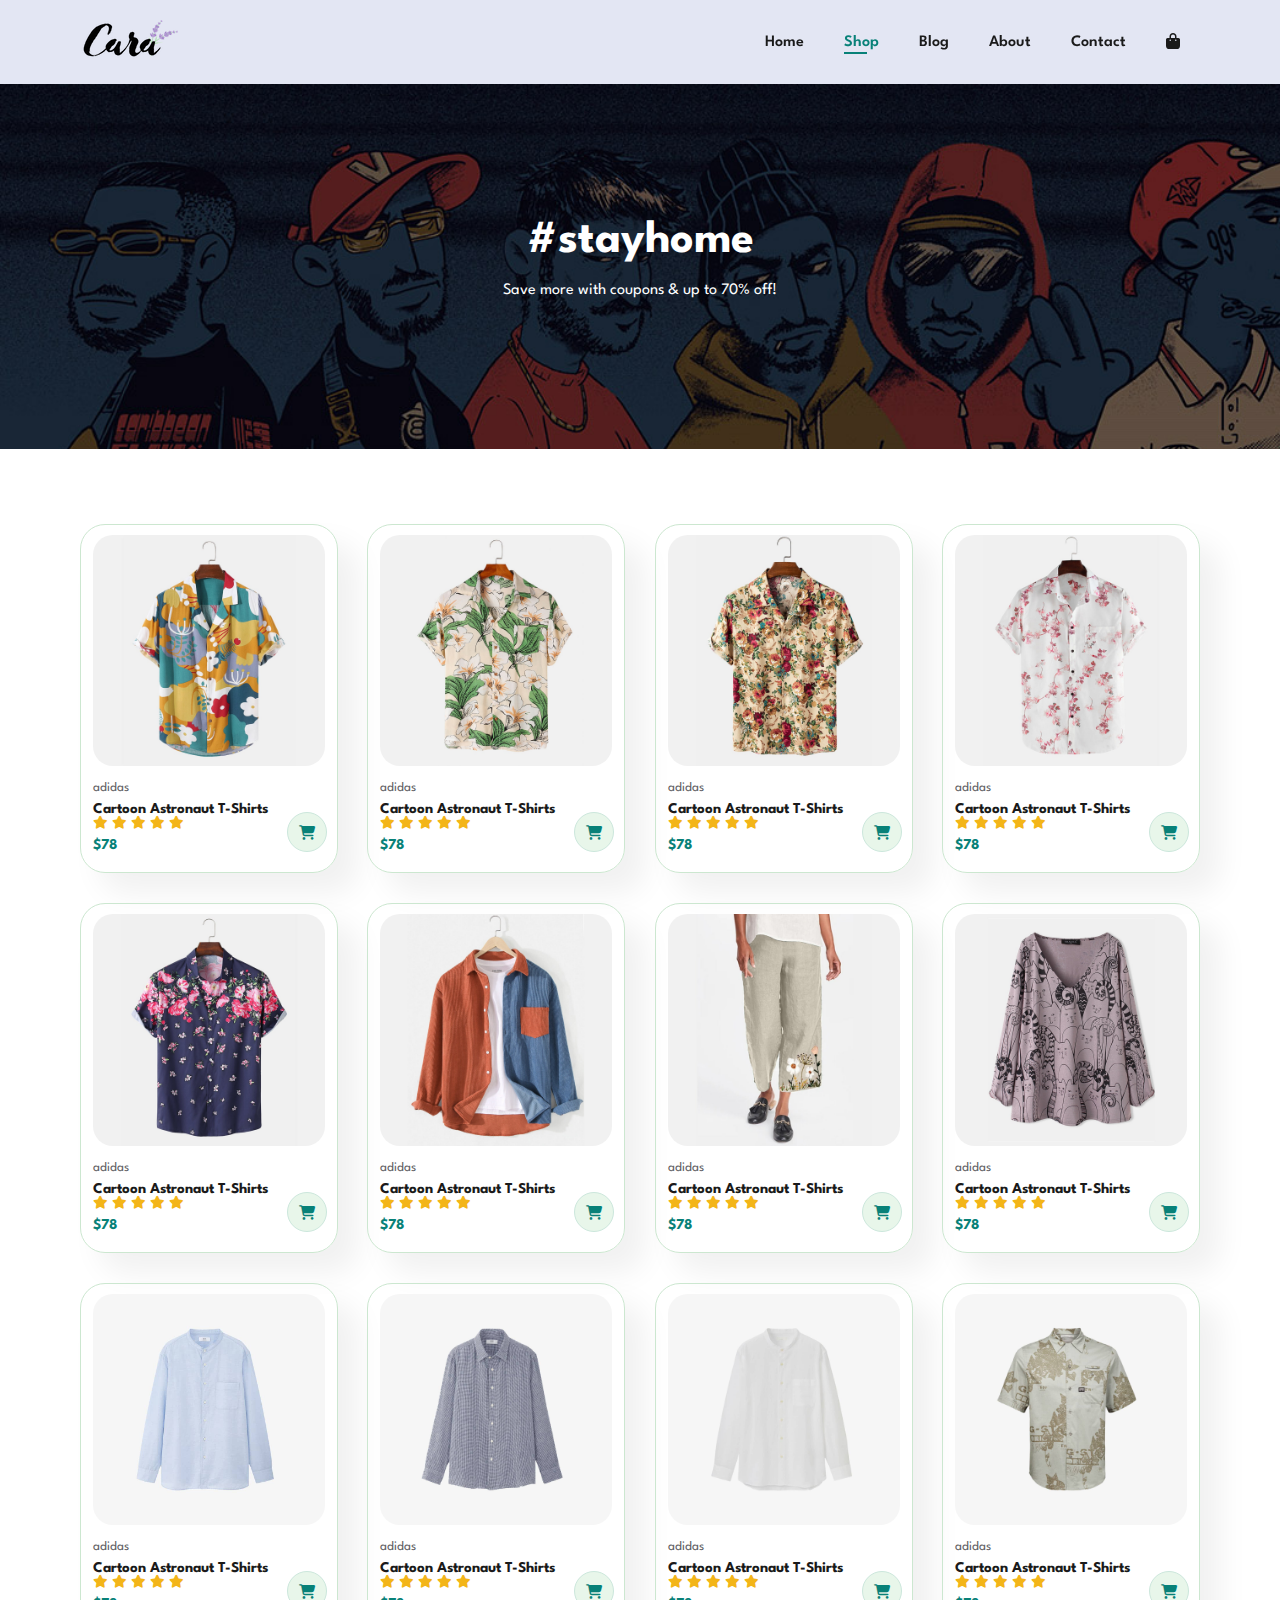
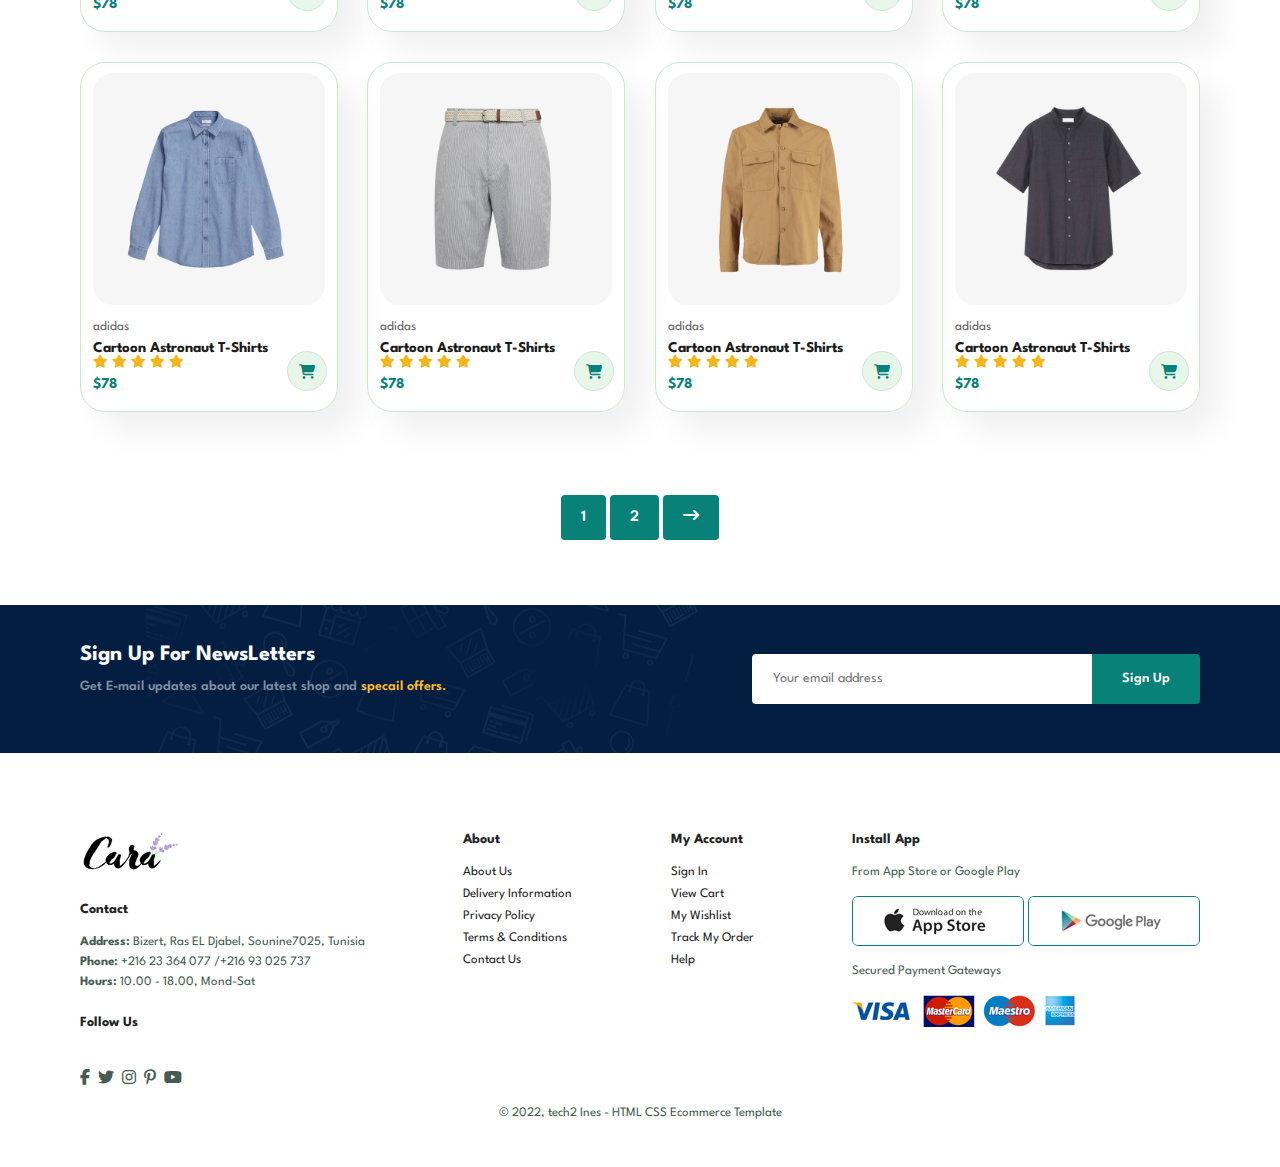
<file: shop.html>
<!DOCTYPE html>
<html lang="en">
<head>
    <meta charset="UTF-8">
    <meta http-equiv="X-UA-Compatible" content="IE=edge">
    <meta name="viewport" content="width=device-width, initial-scale=1.0">
    <title>Cara E-commerce Website</title>
    <link rel="stylesheet" href="https://cdnjs.cloudflare.com/ajax/libs/font-awesome/6.1.1/css/all.min.css">
    <link rel="stylesheet" href="style.css">
</head>
<body>
    <section id="header">
        <a href="#"><img src="img/logo.png" class="logo" alt="Logo"></a>

        <div>
            <ul id="navbar">
                <li><a href="index.html">Home</a></li>
                <li><a class="active" href="shop.html">Shop</a></li>
                <li><a href="blog.html">Blog</a></li>
                <li><a href="about.html">About</a></li>
                <li><a href="contact.html">Contact</a></li>
                <li id="lg-bag"><a id="lg-bag" href="cart.html"><i id="lg-bag" class="fa-solid fa-bag-shopping"></i></a></li>
                <a href="#" id="close"><i class="fa-solid fa-xmark"></i></a>
            </ul>
        </div>
        <div id="mobile">
            <a href="cart.html"><i class="fa-solid fa-bag-shopping"></i></a>
            <i id="bar" class="fa-solid fa-outdent"></i>
        </div>
    </section>

    <section id="page-header">
        <h2>#stayhome</h2>
        <p>Save more with coupons & up to 70% off!</p>
    </section>

    <section id="product1" class="section-p1">
        <div class="pro-container">
            <div class="pro" onclick="window.location.href='sproduct.html'">
                <img src="img/products/f1.jpg" alt="prod1">
                <div class="description">
                    <span>adidas</span>
                    <h5>Cartoon Astronaut T-Shirts</h5>
                    <div class="star">
                        <i class="fas fa-star"></i>
                        <i class="fas fa-star"></i>
                        <i class="fas fa-star"></i>
                        <i class="fas fa-star"></i>
                        <i class="fas fa-star"></i>
                    </div>
                    <h4>$78</h4>
                </div>
                <a href="#"><i class="fa-solid fa-cart-shopping cart"></i></a>
            </div>
            <div class="pro">
                <img src="img/products/f2.jpg" alt="prod2">
                <div class="description">
                    <span>adidas</span>
                    <h5>Cartoon Astronaut T-Shirts</h5>
                    <div class="star">
                        <i class="fas fa-star"></i>
                        <i class="fas fa-star"></i>
                        <i class="fas fa-star"></i>
                        <i class="fas fa-star"></i>
                        <i class="fas fa-star"></i>
                    </div>
                    <h4>$78</h4>
                </div>
                <a href="#"><i class="fa-solid fa-cart-shopping cart"></i></a>
            </div>
            <div class="pro">
                <img src="img/products/f3.jpg" alt="prod3">
                <div class="description">
                    <span>adidas</span>
                    <h5>Cartoon Astronaut T-Shirts</h5>
                    <div class="star">
                        <i class="fas fa-star"></i>
                        <i class="fas fa-star"></i>
                        <i class="fas fa-star"></i>
                        <i class="fas fa-star"></i>
                        <i class="fas fa-star"></i>
                    </div>
                    <h4>$78</h4>
                </div>
                <a href="#"><i class="fa-solid fa-cart-shopping cart"></i></a>
            </div>
            <div class="pro">
                <img src="img/products/f4.jpg" alt="prod4">
                <div class="description">
                    <span>adidas</span>
                    <h5>Cartoon Astronaut T-Shirts</h5>
                    <div class="star">
                        <i class="fas fa-star"></i>
                        <i class="fas fa-star"></i>
                        <i class="fas fa-star"></i>
                        <i class="fas fa-star"></i>
                        <i class="fas fa-star"></i>
                    </div>
                    <h4>$78</h4>
                </div>
                <a href="#"><i class="fa-solid fa-cart-shopping cart"></i></a>
            </div>
            <div class="pro">
                <img src="img/products/f5.jpg" alt="prod5">
                <div class="description">
                    <span>adidas</span>
                    <h5>Cartoon Astronaut T-Shirts</h5>
                    <div class="star">
                        <i class="fas fa-star"></i>
                        <i class="fas fa-star"></i>
                        <i class="fas fa-star"></i>
                        <i class="fas fa-star"></i>
                        <i class="fas fa-star"></i>
                    </div>
                    <h4>$78</h4>
                </div>
                <a href="#"><i class="fa-solid fa-cart-shopping cart"></i></a>
            </div>
            <div class="pro">
                <img src="img/products/f6.jpg" alt="prod6">
                <div class="description">
                    <span>adidas</span>
                    <h5>Cartoon Astronaut T-Shirts</h5>
                    <div class="star">
                        <i class="fas fa-star"></i>
                        <i class="fas fa-star"></i>
                        <i class="fas fa-star"></i>
                        <i class="fas fa-star"></i>
                        <i class="fas fa-star"></i>
                    </div>
                    <h4>$78</h4>
                </div>
                <a href="#"><i class="fa-solid fa-cart-shopping cart"></i></a>
            </div>
            <div class="pro">
                <img src="img/products/f7.jpg" alt="prod7">
                <div class="description">
                    <span>adidas</span>
                    <h5>Cartoon Astronaut T-Shirts</h5>
                    <div class="star">
                        <i class="fas fa-star"></i>
                        <i class="fas fa-star"></i>
                        <i class="fas fa-star"></i>
                        <i class="fas fa-star"></i>
                        <i class="fas fa-star"></i>
                    </div>
                    <h4>$78</h4>
                </div>
                <a href="#"><i class="fa-solid fa-cart-shopping cart"></i></a>
            </div>
            <div class="pro">
                <img src="img/products/f8.jpg" alt="prod8">
                <div class="description">
                    <span>adidas</span>
                    <h5>Cartoon Astronaut T-Shirts</h5>
                    <div class="star">
                        <i class="fas fa-star"></i>
                        <i class="fas fa-star"></i>
                        <i class="fas fa-star"></i>
                        <i class="fas fa-star"></i>
                        <i class="fas fa-star"></i>
                    </div>
                    <h4>$78</h4>
                </div>
                <a href="#"><i class="fa-solid fa-cart-shopping cart"></i></a>
            </div>
            <div class="pro">
                <img src="img/products/n1.jpg" alt="prod1">
                <div class="description">
                    <span>adidas</span>
                    <h5>Cartoon Astronaut T-Shirts</h5>
                    <div class="star">
                        <i class="fas fa-star"></i>
                        <i class="fas fa-star"></i>
                        <i class="fas fa-star"></i>
                        <i class="fas fa-star"></i>
                        <i class="fas fa-star"></i>
                    </div>
                    <h4>$78</h4>
                </div>
                <a href="#"><i class="fa-solid fa-cart-shopping cart"></i></a>
            </div>
            <div class="pro">
                <img src="img/products/n2.jpg" alt="prod2">
                <div class="description">
                    <span>adidas</span>
                    <h5>Cartoon Astronaut T-Shirts</h5>
                    <div class="star">
                        <i class="fas fa-star"></i>
                        <i class="fas fa-star"></i>
                        <i class="fas fa-star"></i>
                        <i class="fas fa-star"></i>
                        <i class="fas fa-star"></i>
                    </div>
                    <h4>$78</h4>
                </div>
                <a href="#"><i class="fa-solid fa-cart-shopping cart"></i></a>
            </div>
            <div class="pro">
                <img src="img/products/n3.jpg" alt="prod3">
                <div class="description">
                    <span>adidas</span>
                    <h5>Cartoon Astronaut T-Shirts</h5>
                    <div class="star">
                        <i class="fas fa-star"></i>
                        <i class="fas fa-star"></i>
                        <i class="fas fa-star"></i>
                        <i class="fas fa-star"></i>
                        <i class="fas fa-star"></i>
                    </div>
                    <h4>$78</h4>
                </div>
                <a href="#"><i class="fa-solid fa-cart-shopping cart"></i></a>
            </div>
            <div class="pro">
                <img src="img/products/n4.jpg" alt="prod4">
                <div class="description">
                    <span>adidas</span>
                    <h5>Cartoon Astronaut T-Shirts</h5>
                    <div class="star">
                        <i class="fas fa-star"></i>
                        <i class="fas fa-star"></i>
                        <i class="fas fa-star"></i>
                        <i class="fas fa-star"></i>
                        <i class="fas fa-star"></i>
                    </div>
                    <h4>$78</h4>
                </div>
                <a href="#"><i class="fa-solid fa-cart-shopping cart"></i></a>
            </div>
            <div class="pro">
                <img src="img/products/n5.jpg" alt="prod5">
                <div class="description">
                    <span>adidas</span>
                    <h5>Cartoon Astronaut T-Shirts</h5>
                    <div class="star">
                        <i class="fas fa-star"></i>
                        <i class="fas fa-star"></i>
                        <i class="fas fa-star"></i>
                        <i class="fas fa-star"></i>
                        <i class="fas fa-star"></i>
                    </div>
                    <h4>$78</h4>
                </div>
                <a href="#"><i class="fa-solid fa-cart-shopping cart"></i></a>
            </div>
            <div class="pro">
                <img src="img/products/n6.jpg" alt="prod6">
                <div class="description">
                    <span>adidas</span>
                    <h5>Cartoon Astronaut T-Shirts</h5>
                    <div class="star">
                        <i class="fas fa-star"></i>
                        <i class="fas fa-star"></i>
                        <i class="fas fa-star"></i>
                        <i class="fas fa-star"></i>
                        <i class="fas fa-star"></i>
                    </div>
                    <h4>$78</h4>
                </div>
                <a href="#"><i class="fa-solid fa-cart-shopping cart"></i></a>
            </div>
            <div class="pro">
                <img src="img/products/n7.jpg" alt="prod7">
                <div class="description">
                    <span>adidas</span>
                    <h5>Cartoon Astronaut T-Shirts</h5>
                    <div class="star">
                        <i class="fas fa-star"></i>
                        <i class="fas fa-star"></i>
                        <i class="fas fa-star"></i>
                        <i class="fas fa-star"></i>
                        <i class="fas fa-star"></i>
                    </div>
                    <h4>$78</h4>
                </div>
                <a href="#"><i class="fa-solid fa-cart-shopping cart"></i></a>
            </div>
            <div class="pro">
                <img src="img/products/n8.jpg" alt="prod8">
                <div class="description">
                    <span>adidas</span>
                    <h5>Cartoon Astronaut T-Shirts</h5>
                    <div class="star">
                        <i class="fas fa-star"></i>
                        <i class="fas fa-star"></i>
                        <i class="fas fa-star"></i>
                        <i class="fas fa-star"></i>
                        <i class="fas fa-star"></i>
                    </div>
                    <h4>$78</h4>
                </div>
                <a href="#"><i class="fa-solid fa-cart-shopping cart"></i></a>
            </div>
        </div>
    </section>

    <section id="pagination" class="section-p1">
        <a href="#">1</a>
        <a href="#">2</a>
        <a href="#"><i class="fa-solid fa-arrow-right-long"></i></a>
    </section>

    <section id="newsletter" class="section-p1 section-m1">
        <div class="newstext">
            <h4>Sign Up For NewsLetters</h4>
            <p>Get E-mail updates about our latest shop and <span>specail offers.</span></p>
        </div>
        <div class="form">
            <input type="text" placeholder="Your email address">
            <button class="normal">Sign Up</button>
        </div>
    </section>
    
    <footer class="section-p1">
        <div class="col">
            <img class="logo" src="img/logo.png" alt="Logo">
            <h4>Contact</h4>
            <p><strong>Address:</strong> Bizert, Ras EL Djabel, Sounine7025, Tunisia</p>
            <p><strong>Phone:</strong> +216 23 364 077 /+216 93 025 737</p>
            <p><strong>Hours:</strong> 10.00 - 18.00, Mond-Sat</p>
            <div class="follow">
                <h4>Follow Us</h4>
                <div class="icon">
                    <i class="fa-brands fa-facebook-f"></i>
                    <i class="fa-brands fa-twitter"></i>
                    <i class="fa-brands fa-instagram"></i>
                    <i class="fa-brands fa-pinterest-p"></i>
                    <i class="fa-brands fa-youtube"></i>
                </div>
            </div>   
        </div>
        <div class="col">
            <h4>About</h4>
            <a href="#">About Us</a>
            <a href="#">Delivery Information</a>
            <a href="#">Privacy Policy</a>
            <a href="#">Terms & Conditions</a>
            <a href="#">Contact Us</a>
        </div>
        <div class="col">
            <h4>My Account</h4>
            <a href="#">Sign In</a>
            <a href="#">View Cart</a>
            <a href="#">My Wishlist</a>
            <a href="#">Track My Order</a>
            <a href="#">Help</a>
        </div>
        <div class="col install">
            <h4>Install App</h4>
            <p>From App Store or Google Play</p>
            <div class="row">
                <img src="img/pay/app.jpg" alt="App Store">
                <img src="img/pay/play.jpg" alt="Google Play">
            </div>
            <p>Secured Payment Gateways</p>
            <img src="img/pay/pay.png" alt="payment">
        </div>
        <div class="copyright">
            <p>© 2022, tech2 Ines - HTML CSS Ecommerce Template</p>
        </div>
    </footer>

    <script src="script.js"></script>
</body>
</html>
</file>
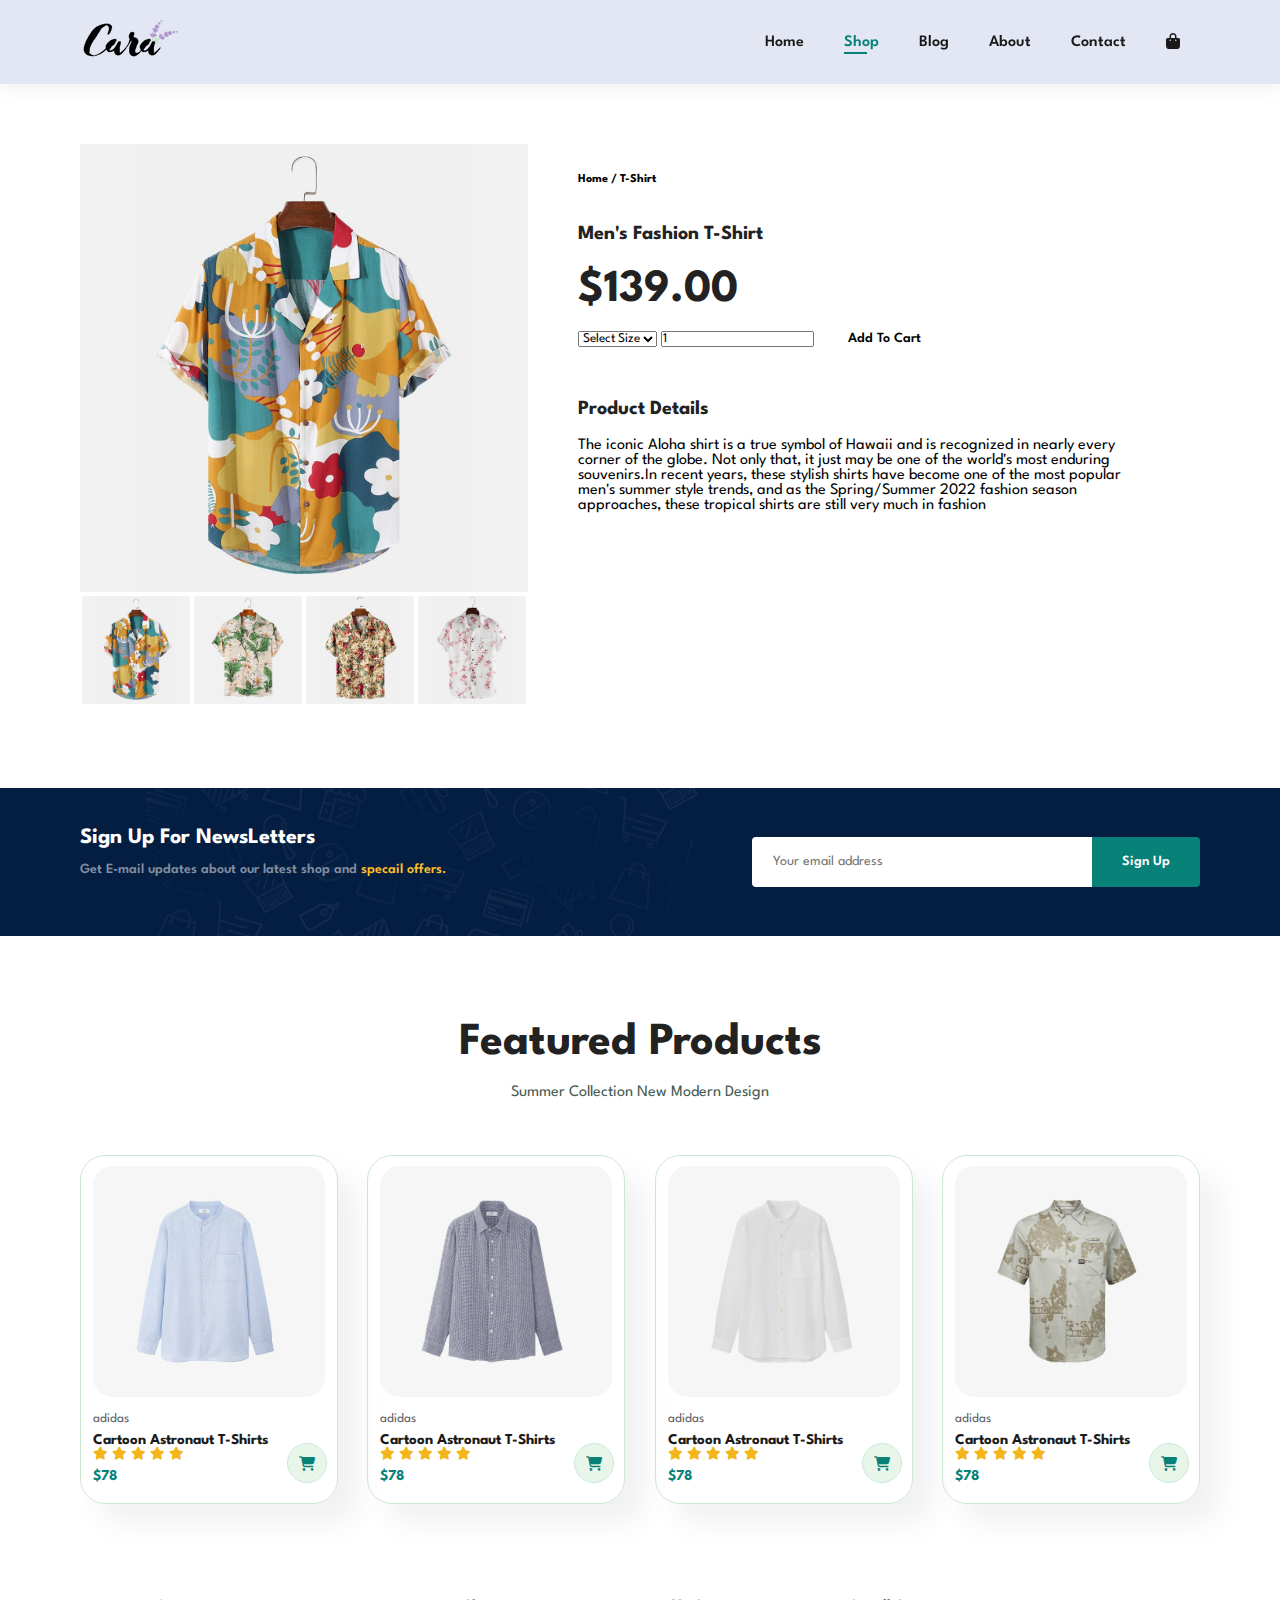
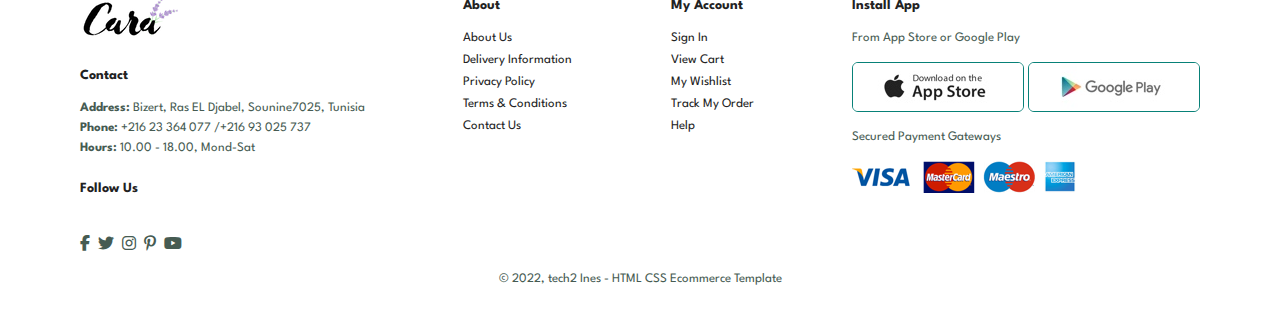
<file: sproduct.html>
<!DOCTYPE html>
<html lang="en">
<head>
    <meta charset="UTF-8">
    <meta http-equiv="X-UA-Compatible" content="IE=edge">
    <meta name="viewport" content="width=device-width, initial-scale=1.0">
    <title>Cara E-commerce Website</title>
    <link rel="stylesheet" href="https://cdnjs.cloudflare.com/ajax/libs/font-awesome/6.1.1/css/all.min.css">
    <link rel="stylesheet" href="style.css">
</head>
<body>
    <section id="header">
        <a href="#"><img src="img/logo.png" class="logo" alt="Logo"></a>

        <div>
            <ul id="navbar">
                <li><a href="index.html">Home</a></li>
                <li><a class="active" href="shop.html">Shop</a></li>
                <li><a href="blog.html">Blog</a></li>
                <li><a href="about.html">About</a></li>
                <li><a href="contact.html">Contact</a></li>
                <li id="lg-bag"><a id="lg-bag" href="cart.html"><i id="lg-bag" class="fa-solid fa-bag-shopping"></i></a></li>
                <a href="#" id="close"><i class="fa-solid fa-xmark"></i></a>
            </ul>
        </div>
        <div id="mobile">
            <a href="cart.html"><i class="fa-solid fa-bag-shopping"></i></a>
            <i id="bar" class="fa-solid fa-outdent"></i>
        </div>
    </section>

    <section id="prodtails" class="section-p1">
        <div class="single-pro-image">
            <img src="img/products/f1.jpg" width="100%" id="MainImage" alt="MainImage">
            <div class="small-img-group">
                <div class="small-img-col">
                    <img src="img/products/f1.jpg" width="100%" class="small-img" alt="FirstImage">
                </div>
                <div class="small-img-col">
                    <img src="img/products/f2.jpg" width="100%" class="small-img" alt="FirstImage">
                </div>
                <div class="small-img-col">
                    <img src="img/products/f3.jpg" width="100%" class="small-img" alt="FirstImage">
                </div>
                <div class="small-img-col">
                    <img src="img/products/f4.jpg" width="100%" class="small-img" alt="FirstImage">
                </div>
            </div>
        </div>
        <div class="single-pro-details">
            <h6>Home / T-Shirt</h6>
            <h4>Men's Fashion T-Shirt</h4>
            <h2>$139.00</h2>
            <select>
                <option>Select Size</option>
                <option>XL</option>
                <option>XXL</option>
                <option>Small</option>
                <option>Large</option>
            </select>
            <input type="number" value="1">
            <button class="normal">Add To Cart</button>
            <h4>Product Details</h4>
            <span>The iconic Aloha shirt is a true symbol of Hawaii and is recognized in nearly every corner of the globe. Not only that, it just may be one of the world's most enduring souvenirs.In recent years, these stylish shirts have become one of the most popular men's summer style trends, and as the Spring/Summer 2022 fashion season approaches, these tropical shirts are still very much in fashion</span>
        </div>
    </section>

    <section id="newsletter" class="section-p1 section-m1">
        <div class="newstext">
            <h4>Sign Up For NewsLetters</h4>
            <p>Get E-mail updates about our latest shop and <span>specail offers.</span></p>
        </div>
        <div class="form">
            <input type="text" placeholder="Your email address">
            <button class="normal">Sign Up</button>
        </div>
    </section>

    <section id="product1" class="section-p1">
        <h2>Featured Products</h2>
        <p>Summer Collection New Modern Design</p>
        <div class="pro-container">
            <div class="pro">
                <img src="img/products/n1.jpg" alt="prod1">
                <div class="description">
                    <span>adidas</span>
                    <h5>Cartoon Astronaut T-Shirts</h5>
                    <div class="star">
                        <i class="fas fa-star"></i>
                        <i class="fas fa-star"></i>
                        <i class="fas fa-star"></i>
                        <i class="fas fa-star"></i>
                        <i class="fas fa-star"></i>
                    </div>
                    <h4>$78</h4>
                </div>
                <a href="#"><i class="fa-solid fa-cart-shopping cart"></i></a>
            </div>
            <div class="pro">
                <img src="img/products/n2.jpg" alt="prod2">
                <div class="description">
                    <span>adidas</span>
                    <h5>Cartoon Astronaut T-Shirts</h5>
                    <div class="star">
                        <i class="fas fa-star"></i>
                        <i class="fas fa-star"></i>
                        <i class="fas fa-star"></i>
                        <i class="fas fa-star"></i>
                        <i class="fas fa-star"></i>
                    </div>
                    <h4>$78</h4>
                </div>
                <a href="#"><i class="fa-solid fa-cart-shopping cart"></i></a>
            </div>
            <div class="pro">
                <img src="img/products/n3.jpg" alt="prod3">
                <div class="description">
                    <span>adidas</span>
                    <h5>Cartoon Astronaut T-Shirts</h5>
                    <div class="star">
                        <i class="fas fa-star"></i>
                        <i class="fas fa-star"></i>
                        <i class="fas fa-star"></i>
                        <i class="fas fa-star"></i>
                        <i class="fas fa-star"></i>
                    </div>
                    <h4>$78</h4>
                </div>
                <a href="#"><i class="fa-solid fa-cart-shopping cart"></i></a>
            </div>
            <div class="pro">
                <img src="img/products/n4.jpg" alt="prod4">
                <div class="description">
                    <span>adidas</span>
                    <h5>Cartoon Astronaut T-Shirts</h5>
                    <div class="star">
                        <i class="fas fa-star"></i>
                        <i class="fas fa-star"></i>
                        <i class="fas fa-star"></i>
                        <i class="fas fa-star"></i>
                        <i class="fas fa-star"></i>
                    </div>
                    <h4>$78</h4>
                </div>
                <a href="#"><i class="fa-solid fa-cart-shopping cart"></i></a>
            </div>
        </div>
    </section>
    
    <footer class="section-p1">
        <div class="col">
            <img class="logo" src="img/logo.png" alt="Logo">
            <h4>Contact</h4>
            <p><strong>Address:</strong> Bizert, Ras EL Djabel, Sounine7025, Tunisia</p>
            <p><strong>Phone:</strong> +216 23 364 077 /+216 93 025 737</p>
            <p><strong>Hours:</strong> 10.00 - 18.00, Mond-Sat</p>
            <div class="follow">
                <h4>Follow Us</h4>
                <div class="icon">
                    <i class="fa-brands fa-facebook-f"></i>
                    <i class="fa-brands fa-twitter"></i>
                    <i class="fa-brands fa-instagram"></i>
                    <i class="fa-brands fa-pinterest-p"></i>
                    <i class="fa-brands fa-youtube"></i>
                </div>
            </div>   
        </div>
        <div class="col">
            <h4>About</h4>
            <a href="#">About Us</a>
            <a href="#">Delivery Information</a>
            <a href="#">Privacy Policy</a>
            <a href="#">Terms & Conditions</a>
            <a href="#">Contact Us</a>
        </div>
        <div class="col">
            <h4>My Account</h4>
            <a href="#">Sign In</a>
            <a href="#">View Cart</a>
            <a href="#">My Wishlist</a>
            <a href="#">Track My Order</a>
            <a href="#">Help</a>
        </div>
        <div class="col install">
            <h4>Install App</h4>
            <p>From App Store or Google Play</p>
            <div class="row">
                <img src="img/pay/app.jpg" alt="App Store">
                <img src="img/pay/play.jpg" alt="Google Play">
            </div>
            <p>Secured Payment Gateways</p>
            <img src="img/pay/pay.png" alt="payment">
        </div>
        <div class="copyright">
            <p>© 2022, tech2 Ines - HTML CSS Ecommerce Template</p>
        </div>
    </footer>

    <script>
        // javascript slider
        var MainImg = document.getElementById("MainImage");
        var smallimg = document.getElementsByClassName("small-img");

        smallimg[0].onclick = function(){
            MainImg.src = smallimg[0].src;
        }
        smallimg[1].onclick = function(){
            MainImg.src = smallimg[1].src;
        }
        smallimg[2].onclick = function(){
            MainImg.src = smallimg[2].src;
        }
        smallimg[3].onclick = function(){
            MainImg.src = smallimg[3].src;
        }
    </script>

    <script src="script.js"></script>
</body>
</html>
</file>
<file: style.css>
@import url('https://fonts.googleapis.com/css2?family=Spartan:wght@100;200;300;400;500;600;700;800;900&display=swap');
*{
    margin: 0;
    padding: 0;
    box-sizing: border-box;
    font-family: 'Spartan',sans-serif;
}
h1{
    font-size: 50px;
    line-height: 64px;
    color: #222;
}
h2{
    font-size: 46px;
    line-height: 54px;
    color: #222;
}
h4{
    font-size: 20px;
    color: #222;
}
h6{
    font-size: 700;
    font-size: 12px;
}
p{
    font-size: 16px;
    color: #465b52;
    margin: 15px 0 20px 0;
}
.section-p1{
    padding: 40px 80px;
}
.section-m1{
    margin: 40px 0;
}
button.normal{
    font-size: 14px;
    font-weight: 600;
    padding: 15px 30px;
    color: #000;
    background-color: #fff;
    border-radius: 4px;
    cursor: pointer;
    border: none;
    outline: none;
    transition-delay: 0.2s;
}
button.white{
    font-size: 13px;
    font-weight: 600;
    padding: 11px 18px;
    color: #fff;
    background-color: transparent;
    cursor: pointer;
    border: 1px solid #fff;
    outline: none;
    transition-delay: 0.2s;
}
body{
    width: 100%;
}
#header{
    display: flex;
    align-items: center;
    justify-content: space-between;
    padding: 20px 80px;
    background: #E3E6F3;
    box-shadow: 0px 5px 15px rgba(0, 0, 0, 0.06);
    z-index: 999;
    position: sticky;
    top: 0;
    left: 0;

}
#navbar{
    display: flex;
    align-items: center;
    justify-content: center;
}
#navbar li{
    list-style: none;
    padding: 0 20px;
    position: relative;
}
#navbar li a{
    text-decoration: none;
    font-size: 16px;
    font-weight: 600;
    color: #1a1a1a;
    transition-delay: 0.2s;
    transition-timing-function: ease;
}
#navbar li a:hover,
#navbar li a.active{
    color:#088178;
}
#navbar li a.active::after,
#navbar li a:hover::after{
    content: "";
    width: 30%;
    height:2px;
    background: #088178;
    position: absolute;
    bottom: -4px;
    left: 20px;
}
#mobile{
    display: none;
    align-items: center;
}
#close{
    display: none;
}

#hero{
    background-image: url(img/hero4.png);
    height: 90vh;
    width: 100%;
    background-size: cover;
    background-position: top 25% right 0;
    padding: 0 80px;
    display: flex;
    flex-direction: column;
    align-items: flex-start;
    justify-content: center;
}
#hero h4{
    padding-bottom: 15px;
}
#hero h1{
    color: #088178;
}
#hero button{
    background-image: url(img/button.png);
    background-color: transparent;
    color: #088178;
    border: 0;
    padding: 14px 80px 14px 65px;
    background-repeat: no-repeat;
    cursor: pointer;
    font-weight: 700;
    font-size: 15px;
}
#feature{
    display: flex;
    align-items:center;
    justify-content:space-between;
    flex-wrap: wrap;
}
#feature .fe-box{
    width: 180px;
    text-align: center;
    padding: 25px 15px;
    box-shadow: 20px 20px 34px rgba(0, 0, 0, 0.05);
    border: 1px solid #cce7d0;
    border-radius: 4px;
    margin: 15px 0;
}
#feature .fe-box:hover{
    box-shadow: 10px 10px 54px rgba(70, 62, 221, 0.17); 
}
#feature .fe-box img{
    width: 100%;
    margin-bottom: 10px;
}
#feature .fe-box h6{
    display: inline-block;
    padding: 8px 9px 6px 8px;
    line-height: 1;
    border-radius: 4px;
    color: #088178;
    background-color: #fddde4;
}
#feature .fe-box:nth-child(2) h6{
    background-color: #cdebbc;
}
#feature .fe-box:nth-child(3) h6{
    background-color: #d1e8f2;
}
#feature .fe-box:nth-child(4) h6{
    background-color: #cdd4f8;
}
#feature .fe-box:nth-child(5) h6{
    background-color: #f6dbf6;
}
#feature .fe-box:nth-child(6) h6{
    background-color: #fff2e5;
}
#product1{
    text-align: center;
}
#product1 .pro-container{
    display: flex;
    justify-content: space-between;
    padding-top: 20px;
    flex-wrap: wrap;
}
#product1 .pro{
    width: 23%;
    min-width: 250px;
    padding: 10px 12px;
    border: 1px solid #cce7d0;
    border-radius: 25px;
    cursor: pointer;
    box-shadow: 20px 20px 30px rgba(0, 0, 0, 0.06);
    margin: 15px 0;
    position: relative;
}
#product1 .pro:hover{
    box-shadow: 20px 20px 30px rgba(0, 0, 0, 0.1);
    transition-delay: 0.2s;
    transition-timing-function: ease;
}
#product1 .pro img{
    width: 100%;
    border-radius: 20px;
}
#product1 .pro .description{
    text-align: start;
    padding: 10px 0;
}
#product1 .pro .description span{
    color: #606063;
    font-size: 13px;
}
#product1 .pro .description h5{
    padding-top: 7px;
    color: #1a1a1a;
    font-size: 15px;
}
#product1 .pro .description i{
    font-size: 13px;
    color: rgb(243, 181, 25);
}
#product1 .pro .description h4{
    padding-top: 7px;
    font-size: 15px;
    font-weight: 700;
    color: #088178;
}
#product1 .pro .cart
{
    width: 40px;
    height: 40px;
    line-height: 40px;
    border-radius: 50px;
    background-color: #e8f6ea;
    font-size: 90%;
    color: #088178;
    border: 1px solid #cce7dc;
    position: absolute;
    bottom: 20px;
    right: 10px;
}
#banner{
    display: flex;
    flex-direction: column;
    justify-content: center;
    align-items: center;
    text-align: center;
    background-image: url(img/banner/b2.jpg);
    width: 100%;
    height: 40vh;
    background-size: cover;
    background-position: center;
}
#banner h4{
    color: #fff;
    font-size: 16px;
}
#banner h2{
    color: #fff;
    font-size: 30px;
    padding: 10px 0;   
}
#banner h2 span{
    color:#ef3636;
}
#banner button:hover{
    background:#088178;
    color: #fff;
}
#sm-banner{
    display: flex;
    justify-content: space-between;
    flex-wrap: wrap;
}
#sm-banner .banner-box{
    display: flex;
    flex-direction: column;
    justify-content: center;
    align-items: flex-start;
    background-image: url(img/banner/b17.jpg);
    min-width: 580px;
    height: 50vh;
    background-size: cover;
    background-position: center;
    padding: 30px;
}
#sm-banner .banner-box2{
    background-image: url(img/banner/b10.jpg);
}
#sm-banner h4{
    color: #fff;
    font-size: 20px;
    font-weight: 300;
}
#sm-banner h2{
    color: #fff;
    font-size: 28px;
    font-weight: 800;
}
#sm-banner span{
    color: #fff;
    font-size: 14px;
    font-weight: 500;
    padding-bottom: 15px;
}
#sm-banner .banner-box:hover button{
    background: #088178;
    border: 1px solid #088178;
}
#banner3{
    display: flex;
    justify-content: space-between;
    flex-wrap: wrap;
    padding: 0 80px ;
}
#banner3 .banner-box{
    display: flex;
    flex-direction: column;
    justify-content: center;
    align-items: flex-start;
    background-image: url(img/banner/b7.jpg);
    min-width: 30%;
    height: 30vh;
    background-size: cover;
    background-position: center;
    padding: 20px;
    margin-bottom: 20px;
}
#banner3 .banner-box2{
    background-image: url(img/banner/b4.jpg);
}
#banner3 .banner-box3{
    background-image: url(img/banner/b18.jpg);
}
#banner3 h2{
    color: #fff;
    font-weight: 900;
    font-size: 22px;
} 
#banner3 h3{
    color: #ec544e;
    font-weight: 800;
    font-size: 15px;
} 
#newsletter {
    display: flex;
    justify-content: space-between;
    flex-wrap: wrap;
    align-items: center;
    background-image: url(img/banner/b14.png);
    background-repeat: no-repeat;
    background-position: 20% 30%;
    background-color: #041e42;
}
#newsletter h4{
    font-size: 22px;
    font-weight: 700;
    color: #fff;
}
#newsletter p{
    font-size: 14px;
    font-weight: 600;
    color: #818ea0;
}
#newsletter p span{
    color: #ffbd27;
}
#newsletter .form{
    display: flex;
    width: 40%;
}
#newsletter input{
    height: 3.125rem;
    padding: 0 1.25rem;
    font-size: 14px;
    width: 100%;
    border: 1px solid transparent;
    border-radius: 4px;
    outline: none;
    border-top-right-radius: 0;
    border-bottom-right-radius: 0;
}
#newsletter button{
    background-color: #088178;
    color: #fff;
    white-space: nowrap;
    border-top-left-radius: 0;
    border-bottom-left-radius: 0;
}
footer{
    display: flex;
    flex-wrap: wrap;
    justify-content: space-between;
}
footer .col{
    display: flex;
    flex-direction: column;
    align-items: flex-start;
    margin-bottom: 20px;
}
footer .logo{
    margin-bottom: 30px;
}
footer h4{
    font-size: 14px;
    padding-bottom: 20px;
}
footer p{
    font-size: 13px;
    margin: 0 0 8px 0;
}
footer a{
    font-size: 13px;
    text-decoration: none;
    color: #222;
    margin-bottom: 10px;
}
footer .follow{
    margin-top: 20px;
}
footer .follow i{
    margin-top: 20px;
    color: #465b52;
    padding-right: 4px;
    cursor: pointer;
}
footer .install .row img{
    border: 1px solid #088178;
    border-radius: 6px;
}
footer .install img{
    margin: 10px 0 15px 0;
}
footer .follow i:hover,
footer a:hover{
    color: #088178;
}
footer .copyright{
    width: 100%;
    text-align: center;
}


/* shop.html */

#page-header{
    background-image: url(img/banner/b1.jpg);
    width: 100%;
    height: 40.5vh;
    background-size: cover;
    display: flex;
    justify-content: center;
    text-align: center;
    flex-direction: column;
    padding: 14px;
}
#page-header h2,
#page-header p{
    color: #fff;
}
#pagination{
    text-align: center;
}
#pagination a{
    text-decoration: none;
    background-color: #088178;
    padding: 15px 20px;
    border-radius: 4px;
    color: #fff;
    font-weight: 600;
}
#pagination a i{
    font-size: 16px;
    font-weight: 600;
}

/* Single Product sproduct.html */
#prodtails{
    display: flex;
    margin-top: 20px;
}
#prodtails .single-pro-image{
    width: 40%;
    margin-right: 50px;
}
.small-img-group{
    display: flex;
    justify-content: space-around;
}
.small-img-col{
    flex-basis: 24%;
    cursor: pointer;
}
#prodtails .single-pro-details{
    width: 50%;
    padding-top: 30px;
}
#prodtails .single-pro-details h4{
    padding: 40px 0 20px;
}

/* blog page blog.html */
#page-header.blog-header{
    background-image: url(img/banner/b19.jpg);
}
#blog{
    padding: 150px 150px 0 150px;
}
#blog .blog-box{
    display: flex;
    align-items: center;
    width: 100%;
    position: relative;
    padding-bottom: 90px;
}
#blog .blog-img{
    width: 50%;
    margin-right: 40px;
}
#blog img{
    width: 100%;
    height: 300px;
    object-fit: cover;
}
#blog .blog-details{
    width: 50%;
    margin-right: 40px;
}
#blog .blog-details a{
    text-decoration: none;
    font-size: 11px;
    color: #000;
    font-weight: 700;
    position: relative;
    transition-delay: 0.3s;
}
#blog .blog-details a::after{
    content: "";
    width: 50px;
    height: 1.5px;
    background-color: #000;
    position: absolute;
    top: 4px;
    right: -60px;
    transition-delay: 0.3s;
}
#blog .blog-details a:hover{
    color: #088178;
}
#blog .blog-details a:hover::after{
    background-color: #088178;
}
#blog .blog-box h1{
    position: absolute;
    top: -40px;
    left: 0;
    font-size: 70px;
    font-weight: 700;
    color: #c9cbce;
    z-index: -9; 
}

/* about page about.html */
#page-header.about-header{
    background-image: url(img/about/banner.png);
}
#about-head{
    display: flex;
    align-items: center;
}
#about-head img{
    width: 50%;
    height: auto;
}
#about-head div{
    padding-left: 40px;
}
#about-head h2{
    color: #374057;
}
#about-head abbr{
    color: #374057;
}
#about-app{
    text-align: center;
}
#about-app .video{
    width: 70%;
    height: 100%;
    margin: 30px auto 0 auto;
}
#about-app .video video{
    width: 100%;
    height: 100%;
    border-radius: 20px;
}

/* contact page contact.html */
#contact-details{
    display: flex;
    align-items: center;
    justify-content: space-between;
}
#contact-details .details{
    width: 40%;
}
#contact-details .details span,
#form-details form span{
    font-size: 12px;
}
#contact-details .details h2,
#form-details form h2{
    font-size: 26px;
    line-height: 35px;
    padding: 20px 0;
}
#contact-details .details h3{
    font-size: 16px;
    padding-bottom: 15px ;
}
#contact-details .details li{
    list-style: none;
    display: flex;
    padding: 10px 0;
}
#contact-details .details li i{
    font-size: 14px;
    padding-right: 22px;
}
#contact-details .details li p{
    margin: 0;
    font-size: 14px;
}
#contact-details .map{
    width: 55%;
    height: 400px;
}
#contact-details .map iframe{
    width: 100%;
    height: 100%;
}
#form-details{
    display: flex;
    justify-content: space-between;
    margin: 30px;
    padding: 80px;
    border: 1px solid #e1e1e1;
}
#form-details form{
    width: 65%;
    display: flex;
    flex-direction: column;
    align-items: flex-start;
}
#form-details form input,
#form-details form textarea{
    width: 100%;
    padding: 12px 15px;
    outline: none;
    margin-bottom: 20px;
    border: 1px solid #e1e1e1;
}
#form-details form button{
    background-color: #088178;
    color: #fff;
}
#form-details .people div{
    padding-bottom: 25px;
    display: flex;
    align-items: flex-start;
}
#form-details .people div img{
    width: 65px;
    height: 65px;
    object-fit: cover;
    margin-right: 15px;
}
#form-details .people div p{
    margin: 0;
    font-size: 13px;
    line-height: 25px;
}
#form-details .people div p span{
    display: block;
    font-size: 16px;
    font-weight: 600;
    color: #000;
}

/* cart page cart.html */
#cart{
    overflow-x: auto;
}
#cart table{
    width: 100%;
    border-collapse: collapse;
    table-layout: fixed;
    white-space: nowrap;
}
#cart table img{
    width: 70px;
}
#cart table td:nth-child(1){
    width: 100px;
    text-align: center;
}
#cart table td:nth-child(2){
    width: 150px;
    text-align: center;
}
#cart table td:nth-child(3){
    width: 250px;
    text-align: center;
}
#cart table td:nth-child(4),
#cart table td:nth-child(5),
#cart table td:nth-child(6){
    width: 150px;
    text-align: center;
}
#cart table td:nth-child(5) input{
    width: 70px;
    padding: 10px 5px 10px 15px;
}
#cart table thead{
    border: 1px solid #e2e9e1;
    border-left: none;
    border-right: none;
}
#cart table thead td{
    font-weight: 700;
    text-transform: uppercase;
    font-size: 13px;
    padding: 18px 0;
}
#cart table tbody tr td{
    padding-top: 15px;
}
#cart table tbody td{
    font-size: 13px;
}
#cart-add{
    display: flex;
    flex-wrap: wrap;
    justify-content: space-between;
}
#coupon{
    width: 50%;
    margin-bottom: 30px;
}
#coupon h3,
#subtotal h3{
    padding-bottom: 15px;
}
#coupon input{
    padding: 10px 20px;
    outline: none;
    width: 60%;
    margin-right: 10px;
    border: 1px solid #e2e9e1;
}
#coupon button,
#subtotal button{
    background-color: #088178;
    color: #fff;
    padding: 12px 20px;
}
#subtotal{
    width: 50%;
    margin-bottom: 30px;
    border: 1px solid #e2e9e1;
    padding: 30px;
}
#subtotal table{
    border-collapse: collapse;
    width: 100%;
    margin-bottom: 20px;
}
#subtotal table td{
    width: 50%;
    border: 1px solid #e2e9e1;
    padding: 10px;
    font-size: 13px;
}
















@media (max-width:799px) {
    .section-p1{
        padding: 40px 40px;
    }
    #navbar {
        display: flex;
        flex-direction: column;
        align-items: flex-start;
        justify-content: flex-start;
        position: fixed;
        top: 0;
        right: -3000px;
        height: 100vh;
        width: 300px;
        background-color: #E3E6F3;
        box-shadow: 0 40px 60px rgba(0, 0, 0, 0.1);
        padding: 80px 0 0 10px;
        transition-delay: 0.3s;
    } 
    /* active is a class we add it by javascript to the navbar (list): */
    #navbar.active{
        right: 0px;
    }
    #navbar li{
        margin-bottom: 25px;
    }
    #mobile{
        display: flex;
        align-items: center;
    }
    #mobile i{
        color: #1a1a1a;
        font-size: 24px;
        padding-left: 20px;

    }
    #close{
        display: initial;
        position: absolute;
        top: 30px;
        left: 30px;
        color: #222;
        font-size: 24px;
    }
    #lg-bag{
        display: none;
    }
    #hero {
        height: 70vh;
        padding: 0 80px;
        display: flex;
        background-position: top 30% right 30%;
    }
    #feature {
        justify-content: center;
    }
    #feature .fe-box {
        margin: 15px 15px;
    }
    #product1 .pro-container {
        justify-content: center;
    }
    #product1 .pro {
        margin: 15px;
    }
    #banner{
        height: 20vh;
    }
    #sm-banner .banner-box {
        min-width: 100%;
        height: 30vh;
        padding: 30px;
    }
    #banner3 {
        padding: 0  40px;
    }
    #banner3 .banner-box {
        width: 28%;
    }
    #newsletter .form {
        width: 70%;
    }

    /* contact page contact.html */
    #form-details {
        padding: 40px;
    }
    #form-details form {
        width: 50%;
    }
}
@media (max-width:477px){
    .section-p1 {
        padding: 20px;
    }
    #header {
        padding: 10px 30px;
    }
    h1 {
        font-size: 38px;
    }
    h2 {
        font-size: 32px;
    }
    #hero {
        padding: 0 20px;
        display: flex;
        background-position: 55%;
    }
    #feature{
        justify-content: space-between;
    }
    #feature .fe-box {
        width: 155px;
        margin:0 0 15px 0;
    }
    #product1 .pro {
        width: 100%;
    }
    #banner {
        height: 40vh;
    }
    #sm-banner .banner-box {
        height: 40vh;
    }
    #sm-banner .banner-box2 {
        margin-top: 20px;
    }
    #banner3 {
        padding: 0  20px;
    }
    #banner3 .banner-box {
        width: 100%;
    }
    #newsletter {
        padding: 40px 20px;
    }
    #newsletter .form {
        width: 100%;
    }
    footer .copyright {
        text-align: start;
    }
    /* Single Product sproduct.html */
    #prodtails {
        display: flex;
        flex-direction: column;
    }
    #prodtails .single-pro-image {
        width: 100%;
        margin-right: 0px;
    }
    #prodtails .single-pro-details {
        width: 100%;
    }

    /* blog page blog.html */
    #blog {
        padding: 100px 20px 0 20px;
    }
    #blog .blog-box {
        display: flex;
        flex-direction: column;
        align-items: flex-start;
    }
    #blog .blog-img {
        width: 100%;
        margin-right: 0px;
        margin-bottom: 30px;
    }
    #blog .blog-details {
        width: 100%;
        margin-right: 0px;
    }

    /* about page about.html */
    #about-head {
        flex-direction: column;
    }
    #about-head img {
        width: 100%;
        margin-bottom: 20px;
    }
    #about-head div {
        padding-left: 0px;
    }
    #about-app .video {
        width: 100%;
    }
    /* contact page contact.html */
    #contact-details {
        flex-direction: column;
    }
    #contact-details .details {
        width: 100%;
        margin-bottom: 30px;
    }
    #contact-details .map {
        width: 100%;
    }
    #form-details {
        margin: 10px;
        padding: 30px 10px;
        flex-wrap: wrap;
    }
    #form-details form {
        width: 100%;
        margin-bottom: 30px;
    }

    /* cart page cart.html */
    #cart-add{
        flex-direction: column;
    }
    #coupon{
        width: 100%;
    }
    #subtotal{
        width: 100%;
        padding: 20px;
    }
}
</file>
